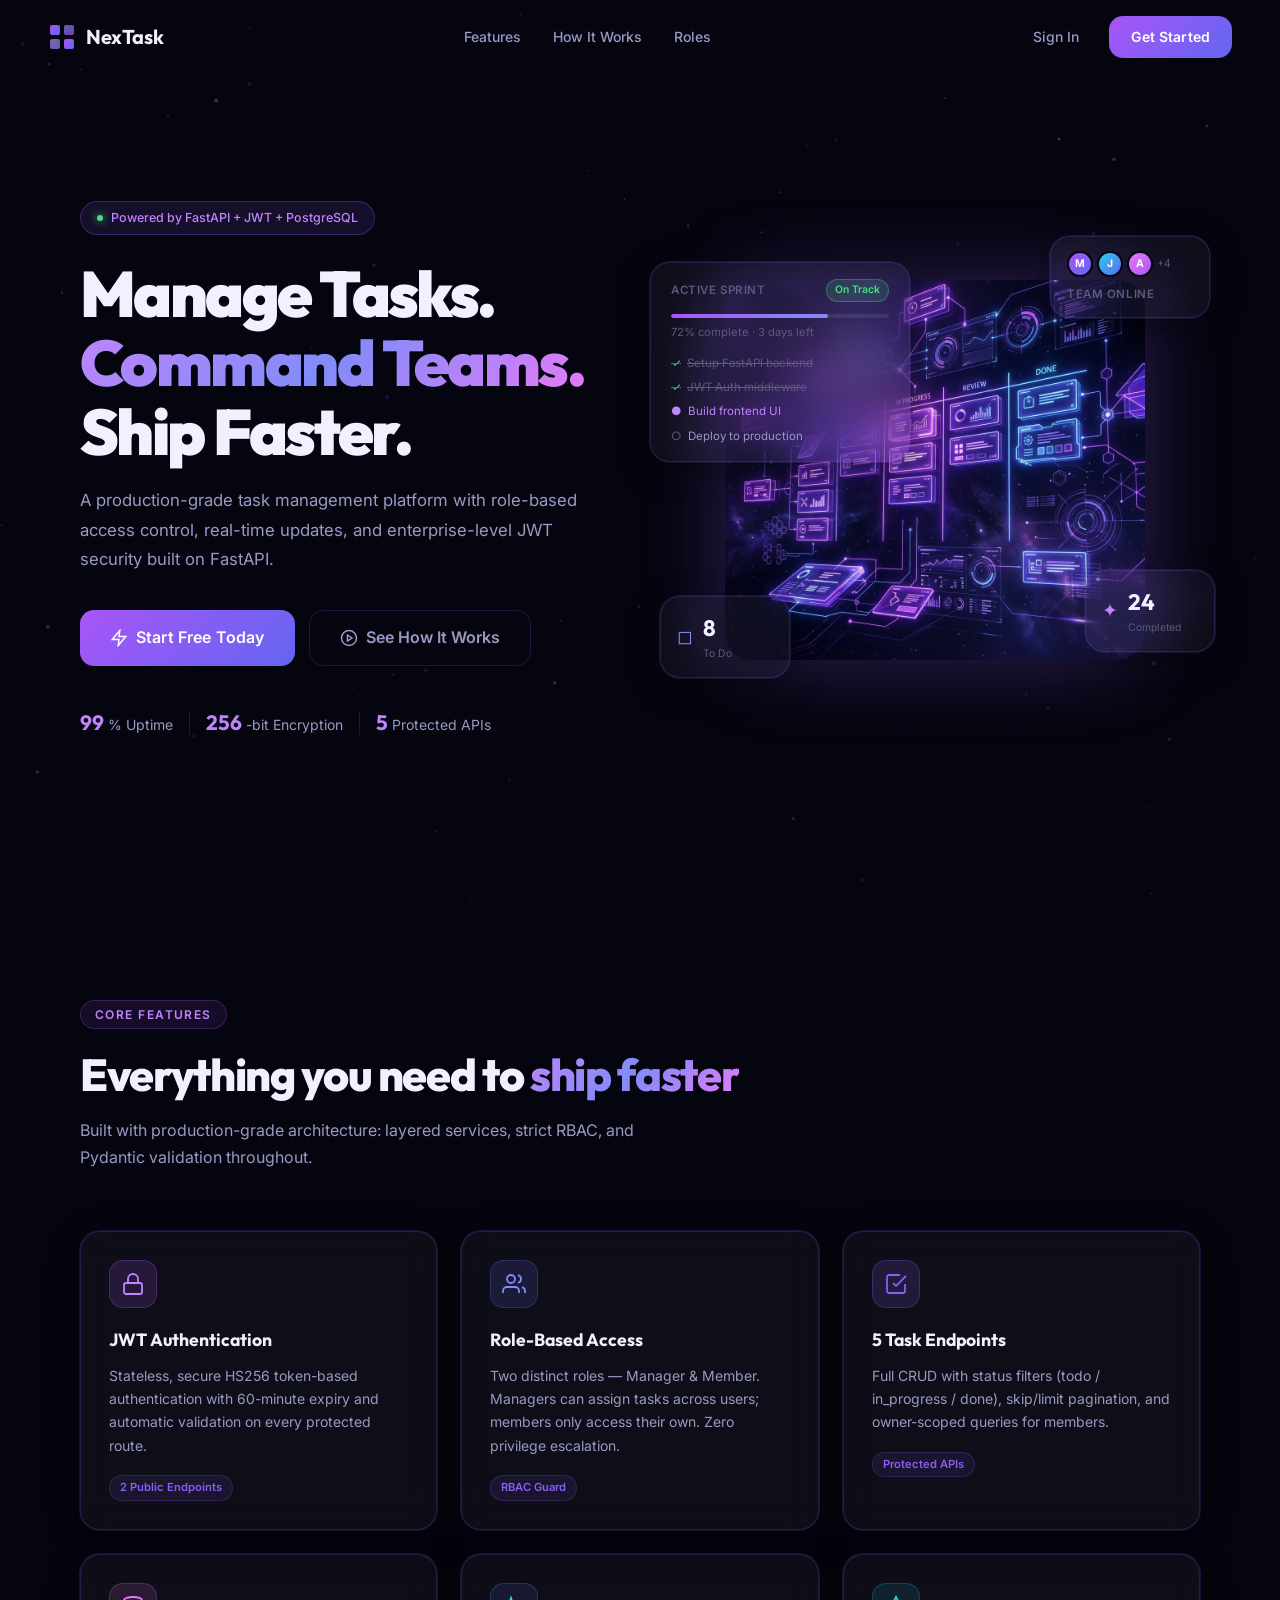
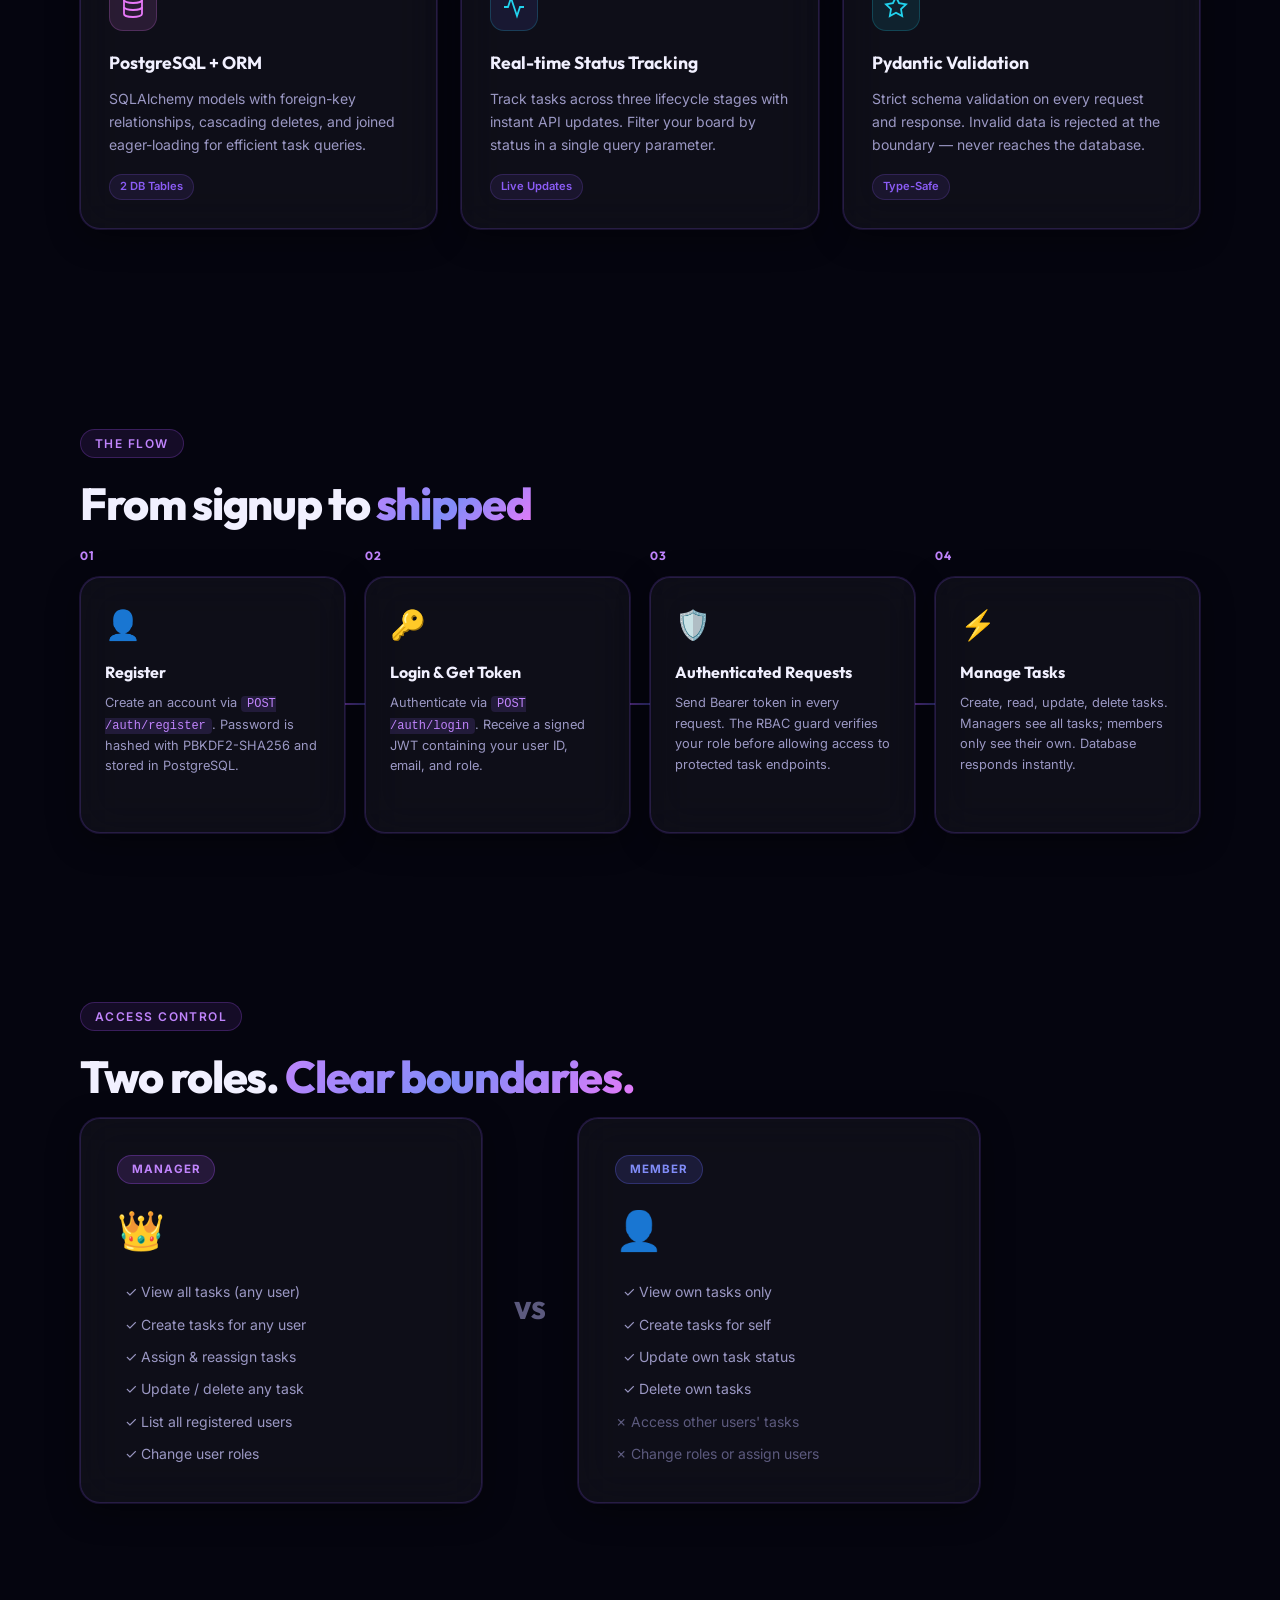
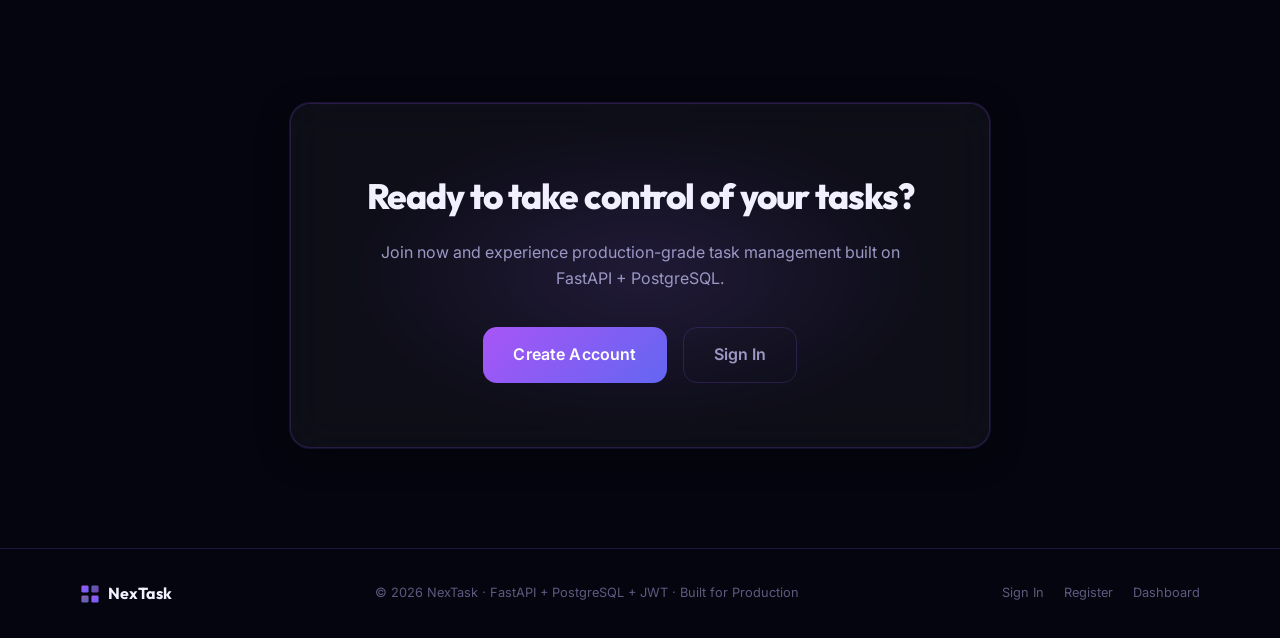
<file: static/index.html>
<!DOCTYPE html>
<html lang="en">
<head>
  <meta charset="UTF-8"/>
  <meta name="viewport" content="width=device-width, initial-scale=1.0"/>
  <title>NexTask — Intelligent Task Management</title>
  <meta name="description" content="NexTask is a role-based intelligent task management platform powered by FastAPI and JWT authentication."/>
  <link href="https://fonts.googleapis.com/css2?family=Inter:wght@300;400;500;600;700;800;900&family=Outfit:wght@300;400;600;700;900&display=swap" rel="stylesheet"/>
  <link rel="stylesheet" href="css/main.css"/>
</head>
<body class="landing-page">

  <!-- Animated particle canvas -->
  <canvas id="particleCanvas"></canvas>

  <!-- Navigation -->
  <nav class="navbar" id="navbar">
    <div class="nav-brand">
      <div class="brand-icon">
        <svg width="28" height="28" viewBox="0 0 28 28" fill="none">
          <rect x="2" y="2" width="10" height="10" rx="2" fill="url(#g1)"/>
          <rect x="16" y="2" width="10" height="10" rx="2" fill="url(#g2)" opacity="0.7"/>
          <rect x="2" y="16" width="10" height="10" rx="2" fill="url(#g3)" opacity="0.7"/>
          <rect x="16" y="16" width="10" height="10" rx="2" fill="url(#g1)"/>
          <defs>
            <linearGradient id="g1" x1="0" y1="0" x2="1" y2="1"><stop stop-color="#a855f7"/><stop offset="1" stop-color="#6366f1"/></linearGradient>
            <linearGradient id="g2" x1="0" y1="0" x2="1" y2="1"><stop stop-color="#818cf8"/><stop offset="1" stop-color="#a855f7"/></linearGradient>
            <linearGradient id="g3" x1="0" y1="0" x2="1" y2="1"><stop stop-color="#c084fc"/><stop offset="1" stop-color="#818cf8"/></linearGradient>
          </defs>
        </svg>
      </div>
      <span class="brand-name">NexTask</span>
    </div>
    <div class="nav-links">
      <a href="#features">Features</a>
      <a href="#how-it-works">How It Works</a>
      <a href="#roles">Roles</a>
    </div>
    <div class="nav-actions">
      <a href="/login" class="btn-ghost">Sign In</a>
      <a href="/register" class="btn-primary">Get Started</a>
    </div>
    <button class="nav-hamburger" id="navHamburger" aria-label="Toggle menu">
      <span></span><span></span><span></span>
    </button>
  </nav>

  <!-- Hero Section -->
  <section class="hero">
    <div class="hero-content">
      <div class="hero-badge">
        <span class="badge-dot"></span>
        <span>Powered by FastAPI + JWT + PostgreSQL</span>
      </div>
      <h1 class="hero-title">
        Manage Tasks.<br/>
        <span class="gradient-text">Command Teams.</span><br/>
        Ship Faster.
      </h1>
      <p class="hero-desc">
        A production-grade task management platform with role-based access control,
        real-time updates, and enterprise-level JWT security built on FastAPI.
      </p>
      <div class="hero-cta">
        <a href="/register" class="btn-primary btn-lg">
          <svg width="18" height="18" viewBox="0 0 24 24" fill="none" stroke="currentColor" stroke-width="2"><path d="M13 2L3 14h9l-1 8 10-12h-9l1-8z"/></svg>
          Start Free Today
        </a>
        <a href="#how-it-works" class="btn-outline btn-lg">
          <svg width="18" height="18" viewBox="0 0 24 24" fill="none" stroke="currentColor" stroke-width="2"><circle cx="12" cy="12" r="10"/><polygon points="10,8 16,12 10,16"/></svg>
          See How It Works
        </a>
      </div>
      <div class="hero-stats">
        <div class="stat-pill"><span class="stat-num" data-count="99">0</span><span>% Uptime</span></div>
        <div class="stat-divider"></div>
        <div class="stat-pill"><span class="stat-num" data-count="256">0</span><span>-bit Encryption</span></div>
        <div class="stat-divider"></div>
        <div class="stat-pill"><span class="stat-num" data-count="5">0</span><span> Protected APIs</span></div>
      </div>
    </div>
    <div class="hero-visual">
      <div class="hero-card-stack">
        <!-- Floating Dashboard Preview Cards -->
        <div class="float-card card-main glass-card">
          <div class="card-header-row">
            <span class="card-label">Active Sprint</span>
            <span class="badge-green">On Track</span>
          </div>
          <div class="task-progress-bar">
            <div class="progress-fill" style="width:72%"></div>
          </div>
          <div class="card-meta">72% complete · 3 days left</div>
          <div class="task-mini-list">
            <div class="task-mini done"><span class="check-icon">✓</span> Setup FastAPI backend</div>
            <div class="task-mini done"><span class="check-icon">✓</span> JWT Auth middleware</div>
            <div class="task-mini active"><span class="dot-icon">●</span> Build frontend UI</div>
            <div class="task-mini"><span class="dot-grey">○</span> Deploy to production</div>
          </div>
        </div>
        <div class="float-card card-top-right glass-card">
          <div class="avatar-row">
            <div class="avatar av1">M</div>
            <div class="avatar av2">J</div>
            <div class="avatar av3">A</div>
            <span class="avatar-count">+4</span>
          </div>
          <div class="card-label">Team Online</div>
        </div>
        <div class="float-card card-bottom-left glass-card">
          <div class="mini-stat-row">
            <span class="mini-stat-icon todo-icon">◻</span>
            <div>
              <div class="mini-stat-val">8</div>
              <div class="mini-stat-lbl">To Do</div>
            </div>
          </div>
        </div>
        <div class="float-card card-bottom-right glass-card">
          <div class="mini-stat-row">
            <span class="mini-stat-icon done-icon">✦</span>
            <div>
              <div class="mini-stat-val">24</div>
              <div class="mini-stat-lbl">Completed</div>
            </div>
          </div>
        </div>
        <!-- Image -->
        <div class="hero-img-wrap">
          <img src="assets/hero.png" alt="Task visualization" class="hero-img"/>
          <div class="hero-img-glow"></div>
        </div>
      </div>
    </div>
  </section>

  <!-- Features Section -->
  <section class="features-section" id="features">
    <div class="section-tag">Core Features</div>
    <h2 class="section-title">Everything you need to <span class="gradient-text">ship faster</span></h2>
    <p class="section-desc">Built with production-grade architecture: layered services, strict RBAC, and Pydantic validation throughout.</p>
    <div class="features-grid">
      <div class="feature-card glass-card" data-aos="fade-up">
        <div class="feature-icon icon-purple">
          <svg width="24" height="24" viewBox="0 0 24 24" fill="none" stroke="currentColor" stroke-width="1.8"><rect x="3" y="11" width="18" height="11" rx="2"/><path d="M7 11V7a5 5 0 0110 0v4"/></svg>
        </div>
        <h3>JWT Authentication</h3>
        <p>Stateless, secure HS256 token-based authentication with 60-minute expiry and automatic validation on every protected route.</p>
        <div class="feature-tag">2 Public Endpoints</div>
      </div>
      <div class="feature-card glass-card" data-aos="fade-up" data-delay="100">
        <div class="feature-icon icon-indigo">
          <svg width="24" height="24" viewBox="0 0 24 24" fill="none" stroke="currentColor" stroke-width="1.8"><path d="M17 21v-2a4 4 0 00-4-4H5a4 4 0 00-4 4v2"/><circle cx="9" cy="7" r="4"/><path d="M23 21v-2a4 4 0 00-3-3.87M16 3.13a4 4 0 010 7.75"/></svg>
        </div>
        <h3>Role-Based Access</h3>
        <p>Two distinct roles — Manager & Member. Managers can assign tasks across users; members only access their own. Zero privilege escalation.</p>
        <div class="feature-tag">RBAC Guard</div>
      </div>
      <div class="feature-card glass-card" data-aos="fade-up" data-delay="200">
        <div class="feature-icon icon-violet">
          <svg width="24" height="24" viewBox="0 0 24 24" fill="none" stroke="currentColor" stroke-width="1.8"><path d="M9 11l3 3L22 4"/><path d="M21 12v7a2 2 0 01-2 2H5a2 2 0 01-2-2V5a2 2 0 012-2h11"/></svg>
        </div>
        <h3>5 Task Endpoints</h3>
        <p>Full CRUD with status filters (todo / in_progress / done), skip/limit pagination, and owner-scoped queries for members.</p>
        <div class="feature-tag">Protected APIs</div>
      </div>
      <div class="feature-card glass-card" data-aos="fade-up" data-delay="300">
        <div class="feature-icon icon-fuchsia">
          <svg width="24" height="24" viewBox="0 0 24 24" fill="none" stroke="currentColor" stroke-width="1.8"><ellipse cx="12" cy="5" rx="9" ry="3"/><path d="M21 12c0 1.66-4 3-9 3s-9-1.34-9-3"/><path d="M3 5v14c0 1.66 4 3 9 3s9-1.34 9-3V5"/></svg>
        </div>
        <h3>PostgreSQL + ORM</h3>
        <p>SQLAlchemy models with foreign-key relationships, cascading deletes, and joined eager-loading for efficient task queries.</p>
        <div class="feature-tag">2 DB Tables</div>
      </div>
      <div class="feature-card glass-card" data-aos="fade-up" data-delay="400">
        <div class="feature-icon icon-blue">
          <svg width="24" height="24" viewBox="0 0 24 24" fill="none" stroke="currentColor" stroke-width="1.8"><polyline points="22 12 18 12 15 21 9 3 6 12 2 12"/></svg>
        </div>
        <h3>Real-time Status Tracking</h3>
        <p>Track tasks across three lifecycle stages with instant API updates. Filter your board by status in a single query parameter.</p>
        <div class="feature-tag">Live Updates</div>
      </div>
      <div class="feature-card glass-card" data-aos="fade-up" data-delay="500">
        <div class="feature-icon icon-cyan">
          <svg width="24" height="24" viewBox="0 0 24 24" fill="none" stroke="currentColor" stroke-width="1.8"><path d="M12 2l3.09 6.26L22 9.27l-5 4.87 1.18 6.88L12 17.77l-6.18 3.25L7 14.14 2 9.27l6.91-1.01L12 2z"/></svg>
        </div>
        <h3>Pydantic Validation</h3>
        <p>Strict schema validation on every request and response. Invalid data is rejected at the boundary — never reaches the database.</p>
        <div class="feature-tag">Type-Safe</div>
      </div>
    </div>
  </section>

  <!-- How It Works -->
  <section class="how-section" id="how-it-works">
    <div class="section-tag">The Flow</div>
    <h2 class="section-title">From signup to <span class="gradient-text">shipped</span></h2>
    <div class="flow-steps">
      <div class="flow-step">
        <div class="step-num">01</div>
        <div class="step-content glass-card">
          <div class="step-icon">👤</div>
          <h3>Register</h3>
          <p>Create an account via <code>POST /auth/register</code>. Password is hashed with PBKDF2-SHA256 and stored in PostgreSQL.</p>
        </div>
      </div>
      <div class="flow-connector"><div class="connector-line"></div></div>
      <div class="flow-step">
        <div class="step-num">02</div>
        <div class="step-content glass-card">
          <div class="step-icon">🔑</div>
          <h3>Login & Get Token</h3>
          <p>Authenticate via <code>POST /auth/login</code>. Receive a signed JWT containing your user ID, email, and role.</p>
        </div>
      </div>
      <div class="flow-connector"><div class="connector-line"></div></div>
      <div class="flow-step">
        <div class="step-num">03</div>
        <div class="step-content glass-card">
          <div class="step-icon">🛡️</div>
          <h3>Authenticated Requests</h3>
          <p>Send Bearer token in every request. The RBAC guard verifies your role before allowing access to protected task endpoints.</p>
        </div>
      </div>
      <div class="flow-connector"><div class="connector-line"></div></div>
      <div class="flow-step">
        <div class="step-num">04</div>
        <div class="step-content glass-card">
          <div class="step-icon">⚡</div>
          <h3>Manage Tasks</h3>
          <p>Create, read, update, delete tasks. Managers see all tasks; members only see their own. Database responds instantly.</p>
        </div>
      </div>
    </div>
  </section>

  <!-- Roles Section -->
  <section class="roles-section" id="roles">
    <div class="section-tag">Access Control</div>
    <h2 class="section-title">Two roles. <span class="gradient-text">Clear boundaries.</span></h2>
    <div class="roles-grid">
      <div class="role-card glass-card role-manager">
        <div class="role-badge manager-badge">Manager</div>
        <div class="role-icon">👑</div>
        <ul class="role-perms">
          <li class="perm-allowed">✓ View all tasks (any user)</li>
          <li class="perm-allowed">✓ Create tasks for any user</li>
          <li class="perm-allowed">✓ Assign & reassign tasks</li>
          <li class="perm-allowed">✓ Update / delete any task</li>
          <li class="perm-allowed">✓ List all registered users</li>
          <li class="perm-allowed">✓ Change user roles</li>
        </ul>
      </div>
      <div class="role-vs">VS</div>
      <div class="role-card glass-card role-member">
        <div class="role-badge member-badge">Member</div>
        <div class="role-icon">👤</div>
        <ul class="role-perms">
          <li class="perm-allowed">✓ View own tasks only</li>
          <li class="perm-allowed">✓ Create tasks for self</li>
          <li class="perm-allowed">✓ Update own task status</li>
          <li class="perm-allowed">✓ Delete own tasks</li>
          <li class="perm-denied">✗ Access other users' tasks</li>
          <li class="perm-denied">✗ Change roles or assign users</li>
        </ul>
      </div>
    </div>
  </section>

  <!-- CTA Banner -->
  <section class="cta-section">
    <div class="cta-glow"></div>
    <div class="cta-content glass-card">
      <h2>Ready to take control of your tasks?</h2>
      <p>Join now and experience production-grade task management built on FastAPI + PostgreSQL.</p>
      <div class="cta-buttons">
        <a href="/register" class="btn-primary btn-lg">Create Account</a>
        <a href="/login" class="btn-outline btn-lg">Sign In</a>
      </div>
    </div>
  </section>

  <!-- Footer -->
  <footer class="footer">
    <div class="footer-brand">
      <div class="brand-icon small">
        <svg width="20" height="20" viewBox="0 0 28 28" fill="none">
          <rect x="2" y="2" width="10" height="10" rx="2" fill="url(#fg1)"/>
          <rect x="16" y="2" width="10" height="10" rx="2" fill="url(#fg2)" opacity="0.7"/>
          <rect x="2" y="16" width="10" height="10" rx="2" fill="url(#fg3)" opacity="0.7"/>
          <rect x="16" y="16" width="10" height="10" rx="2" fill="url(#fg1)"/>
          <defs>
            <linearGradient id="fg1" x1="0" y1="0" x2="1" y2="1"><stop stop-color="#a855f7"/><stop offset="1" stop-color="#6366f1"/></linearGradient>
            <linearGradient id="fg2" x1="0" y1="0" x2="1" y2="1"><stop stop-color="#818cf8"/><stop offset="1" stop-color="#a855f7"/></linearGradient>
            <linearGradient id="fg3" x1="0" y1="0" x2="1" y2="1"><stop stop-color="#c084fc"/><stop offset="1" stop-color="#818cf8"/></linearGradient>
          </defs>
        </svg>
      </div>
      <span>NexTask</span>
    </div>
    <p class="footer-copy">© 2026 NexTask · FastAPI + PostgreSQL + JWT · Built for Production</p>
    <div class="footer-links">
      <a href="/login">Sign In</a>
      <a href="/register">Register</a>
      <a href="/dashboard">Dashboard</a>
    </div>
  </footer>

  <script src="js/main.js"></script>
</body>
</html>
</file>
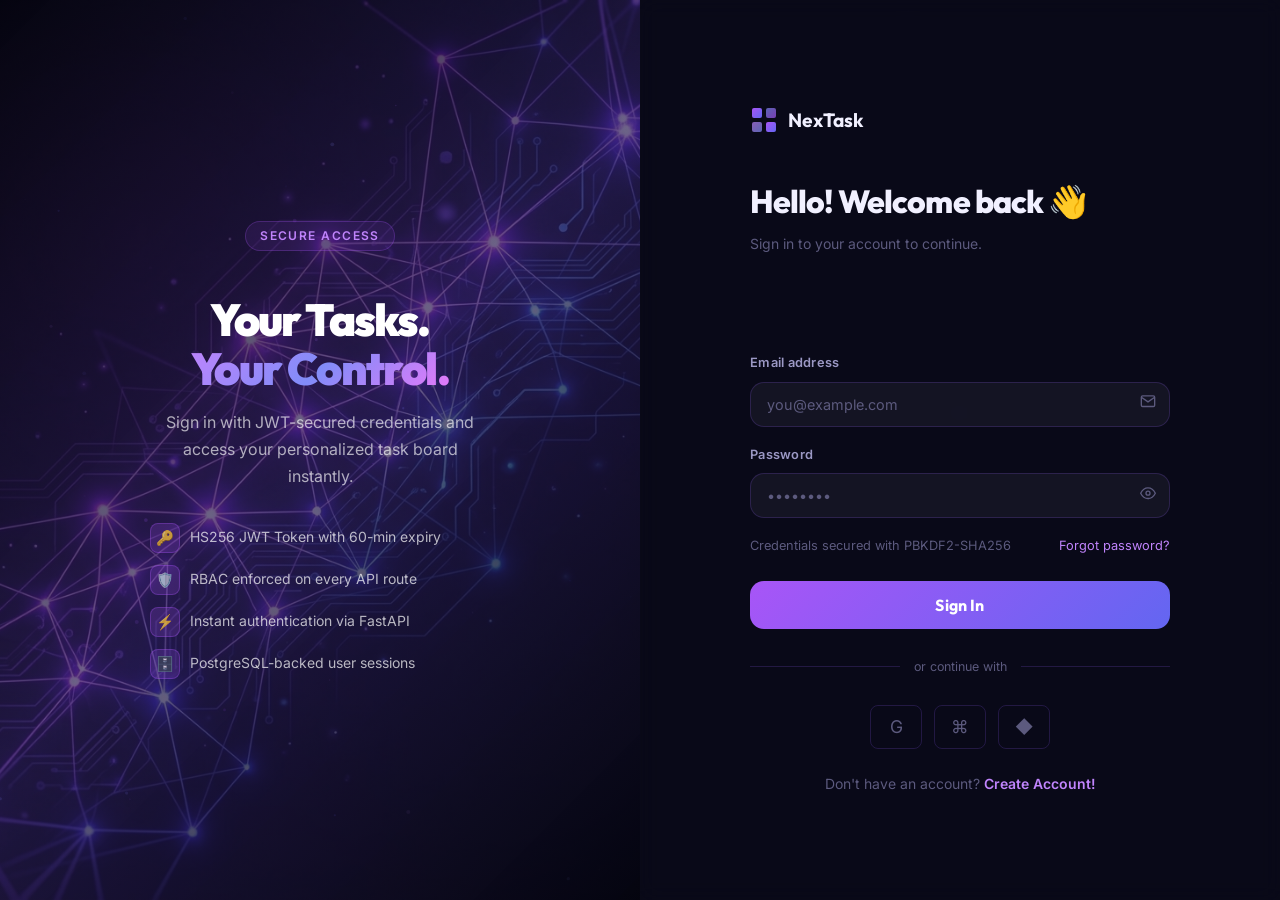
<file: static/dashboard.html>
<!DOCTYPE html>
<html lang="en">
<head>
  <meta charset="UTF-8"/>
  <meta name="viewport" content="width=device-width, initial-scale=1.0"/>
  <title>Dashboard — NexTask</title>
  <meta name="description" content="NexTask Dashboard: manage tasks, view team progress, and control your workflow."/>
  <link href="https://fonts.googleapis.com/css2?family=Inter:wght@300;400;500;600;700;800;900&family=Outfit:wght@300;400;600;700;900&display=swap" rel="stylesheet"/>
  <link rel="stylesheet" href="css/main.css?v=4"/>

</head>
<body class="dashboard-layout" id="dashboardPage">
  <canvas id="particleCanvas"></canvas>

  <!-- ─── Sidebar ─── -->
  <aside class="sidebar" id="sidebar">
    <div class="sidebar-logo">
      <svg width="26" height="26" viewBox="0 0 28 28" fill="none">
        <rect x="2" y="2" width="10" height="10" rx="2" fill="url(#dg1)"/>
        <rect x="16" y="2" width="10" height="10" rx="2" fill="url(#dg2)" opacity="0.7"/>
        <rect x="2" y="16" width="10" height="10" rx="2" fill="url(#dg3)" opacity="0.7"/>
        <rect x="16" y="16" width="10" height="10" rx="2" fill="url(#dg1)"/>
        <defs>
          <linearGradient id="dg1" x1="0" y1="0" x2="1" y2="1"><stop stop-color="#a855f7"/><stop offset="1" stop-color="#6366f1"/></linearGradient>
          <linearGradient id="dg2" x1="0" y1="0" x2="1" y2="1"><stop stop-color="#818cf8"/><stop offset="1" stop-color="#a855f7"/></linearGradient>
          <linearGradient id="dg3" x1="0" y1="0" x2="1" y2="1"><stop stop-color="#c084fc"/><stop offset="1" stop-color="#818cf8"/></linearGradient>
        </defs>
      </svg>
      NexTask
    </div>

    <nav class="sidebar-nav">
      <div class="sidebar-section-label">Menu</div>
      <a href="/dashboard" class="sidebar-link active" id="nav-dashboard">
        <svg width="18" height="18" viewBox="0 0 24 24" fill="none" stroke="currentColor" stroke-width="1.8"><rect x="3" y="3" width="7" height="7"/><rect x="14" y="3" width="7" height="7"/><rect x="14" y="14" width="7" height="7"/><rect x="3" y="14" width="7" height="7"/></svg>
        Dashboard
      </a>
      <a href="/tasks-ui" class="sidebar-link" id="nav-tasks">
        <svg width="18" height="18" viewBox="0 0 24 24" fill="none" stroke="currentColor" stroke-width="1.8"><path d="M9 11l3 3L22 4"/><path d="M21 12v7a2 2 0 01-2 2H5a2 2 0 01-2-2V5a2 2 0 012-2h11"/></svg>
        My Tasks
        <span class="link-badge" id="taskCountBadge">0</span>
      </a>

      <div class="sidebar-section-label manager-only" style="display:none;">Manager</div>
      <a href="#" class="sidebar-link manager-only" id="nav-users" style="display:none;" onclick="loadUsersPanel()">
        <svg width="18" height="18" viewBox="0 0 24 24" fill="none" stroke="currentColor" stroke-width="1.8"><path d="M17 21v-2a4 4 0 00-4-4H5a4 4 0 00-4 4v2"/><circle cx="9" cy="7" r="4"/><path d="M23 21v-2a4 4 0 00-3-3.87M16 3.13a4 4 0 010 7.75"/></svg>
        Team Members
      </a>

    </nav>

    <div class="sidebar-user" id="sidebarUser">
      <div class="user-avatar-lg" id="sidebarAvatar">?</div>
      <div class="user-info">
        <div class="user-email" id="sidebarEmail">Loading...</div>
        <div class="user-role-badge" id="sidebarRole">—</div>
      </div>
      <button class="sidebar-logout" id="logoutBtn" title="Sign out">
        <svg width="16" height="16" viewBox="0 0 24 24" fill="none" stroke="currentColor" stroke-width="1.8"><path d="M9 21H5a2 2 0 01-2-2V5a2 2 0 012-2h4"/><polyline points="16 17 21 12 16 7"/><line x1="21" y1="12" x2="9" y2="12"/></svg>
      </button>
    </div>
  </aside>

  <!-- ─── Main Content ─── -->
  <main class="main-content">

    <!-- Sticky Top Bar -->
    <div class="top-bar">
      <div class="top-bar-title">
        <h1>Dashboard</h1>
        <p id="welcomeMsg">Welcome back! Here's your overview.</p>
      </div>
      <div class="top-bar-actions">
        <button class="btn-primary" id="openCreateTaskBtn" onclick="openCreateModal()">
          <svg width="15" height="15" viewBox="0 0 24 24" fill="none" stroke="currentColor" stroke-width="2.5"><line x1="12" y1="5" x2="12" y2="19"/><line x1="5" y1="12" x2="19" y2="12"/></svg>
          New Task
        </button>
      </div>
    </div>

    <!-- Page Body -->
    <div class="page-body">

      <!-- Stats Row -->
      <div class="stats-row" id="statsRow">

        <!-- Total Tasks -->
        <div class="stat-card">
          <div class="stat-card-inner">
            <div class="stat-card-top">
              <div class="stat-card-label">Total Tasks</div>
              <div class="stat-card-icon sci-purple">
                <svg width="16" height="16" viewBox="0 0 24 24" fill="none" stroke="#a855f7" stroke-width="2"><rect x="3" y="3" width="7" height="7"/><rect x="14" y="3" width="7" height="7"/><rect x="14" y="14" width="7" height="7"/><rect x="3" y="14" width="7" height="7"/></svg>
              </div>
            </div>
            <div class="stat-card-value stat-val-purple" id="statTotal">—</div>
            <div class="stat-card-delta">All assigned to you</div>
          </div>
          <div class="stat-card-accent sca-purple"></div>
        </div>

        <!-- To Do -->
        <div class="stat-card">
          <div class="stat-card-inner">
            <div class="stat-card-top">
              <div class="stat-card-label">To Do</div>
              <div class="stat-card-icon sci-indigo">
                <svg width="16" height="16" viewBox="0 0 24 24" fill="none" stroke="#818cf8" stroke-width="2"><circle cx="12" cy="12" r="10"/><line x1="12" y1="8" x2="12" y2="16"/><line x1="8" y1="12" x2="16" y2="12"/></svg>
              </div>
            </div>
            <div class="stat-card-value stat-val-indigo" id="statTodo">—</div>
            <div class="stat-card-delta">Pending action</div>
          </div>
          <div class="stat-card-accent sca-indigo"></div>
        </div>

        <!-- In Progress -->
        <div class="stat-card">
          <div class="stat-card-inner">
            <div class="stat-card-top">
              <div class="stat-card-label">In Progress</div>
              <div class="stat-card-icon sci-fuchsia">
                <svg width="16" height="16" viewBox="0 0 24 24" fill="none" stroke="#e879f9" stroke-width="2"><path d="M12 22c5.523 0 10-4.477 10-10S17.523 2 12 2"/><path d="M12 2v4M12 18v4M4.93 4.93l2.83 2.83M16.24 16.24l2.83 2.83"/></svg>
              </div>
            </div>
            <div class="stat-card-value stat-val-fuchsia" id="statProgress">—</div>
            <div class="stat-card-delta">Active right now</div>
          </div>
          <div class="stat-card-accent sca-fuchsia"></div>
        </div>

        <!-- Completed -->
        <div class="stat-card">
          <div class="stat-card-inner">
            <div class="stat-card-top">
              <div class="stat-card-label">Completed</div>
              <div class="stat-card-icon sci-green">
                <svg width="16" height="16" viewBox="0 0 24 24" fill="none" stroke="#4ade80" stroke-width="2"><path d="M22 11.08V12a10 10 0 11-5.93-9.14"/><polyline points="22 4 12 14.01 9 11.01"/></svg>
              </div>
            </div>
            <div class="stat-card-value stat-val-green" id="statDone">—</div>
            <div class="stat-card-delta" id="statDonePercent">Great work!</div>
          </div>
          <div class="stat-card-accent sca-green"></div>
        </div>

      </div><!-- /stats-row -->

      <!-- Sprint Progress Card -->
      <div class="section-card">
        <div class="section-card-header">
          <div class="section-card-title">
            <div class="section-card-title-dot"></div>
            Sprint Progress
          </div>
          <div class="progress-meta">
            <span>Completion</span>
            <span class="progress-pct" id="progressPercent">0%</span>
          </div>
        </div>
        <div class="section-card-body">
          <div class="progress-track">
            <div class="progress-fill-bar" id="sprintProgressBar" style="width:0%;"></div>
          </div>
          <div class="progress-legend">
            <div class="legend-item">
              <div class="legend-dot" style="background:var(--indigo-400);"></div>
              To Do
            </div>
            <div class="legend-item">
              <div class="legend-dot" style="background:#facc15;"></div>
              In Progress
            </div>
            <div class="legend-item">
              <div class="legend-dot" style="background:var(--green-400);"></div>
              Done
            </div>
          </div>
        </div>
      </div>

      <!-- Recent Tasks -->
      <div class="section-card">
        <div class="section-card-header">
          <div class="section-card-title">
            <div class="section-card-title-dot"></div>
            Recent Tasks
          </div>
          <a href="/tasks-ui" class="btn-outline" style="padding:7px 16px;font-size:0.8rem;">View All →</a>
        </div>
        <div class="tasks-table-wrap" id="recentTasksTable" style="border:none;border-radius:0;background:transparent;">
          <table class="tasks-table">
            <thead>
              <tr>
                <th>#</th>
                <th>Title</th>
                <th>Description</th>
                <th>Status</th>
                <th id="ownerColH" style="display:none;">Owner</th>
                <th>Actions</th>
              </tr>
            </thead>
            <tbody id="recentTasksBody">
              <tr><td colspan="6" style="text-align:center;padding:48px;color:var(--text-muted);">Loading tasks…</td></tr>
            </tbody>
          </table>
        </div>
        <div id="recentPagination"></div>
      </div>

      <!-- Users panel (manager only) -->
      <div id="usersPanel" style="display:none;">
        <div class="section-card">
          <div class="section-card-header">
            <div class="section-card-title">
              <div class="section-card-title-dot"></div>
              Team Members
            </div>
          </div>
          <div class="tasks-table-wrap" style="border:none;border-radius:0;background:transparent;">
            <table class="tasks-table">
              <thead>
                <tr><th>ID</th><th>Email</th><th>Role</th><th>Actions</th></tr>
              </thead>
              <tbody id="usersTableBody">
                <tr><td colspan="4" style="text-align:center;padding:40px;color:var(--text-muted);">Loading…</td></tr>
              </tbody>
            </table>
          </div>
        </div>
      </div>

    </div><!-- /page-body -->
  </main>

  <!-- ─── Create/Edit Task Modal ─── -->
  <div class="modal-overlay" id="taskModal">
    <div class="modal">
      <div class="modal-header">
        <div class="modal-title" id="modalTitle">New Task</div>
        <button class="modal-close" onclick="closeModal()" id="closeModalBtn">✕</button>
      </div>
      <form id="taskForm">
        <input type="hidden" id="editTaskId"/>
        <div class="form-group">
          <label class="form-label" for="taskTitle">Task Title *</label>
          <input type="text" id="taskTitle" class="form-input" placeholder="e.g. Design the login page" required/>
        </div>
        <div class="form-group">
          <label class="form-label" for="taskDesc">Description</label>
          <textarea id="taskDesc" class="form-input" placeholder="Optional details…" rows="3" style="resize:vertical;"></textarea>
        </div>
        <div class="form-group">
          <label class="form-label" for="taskStatus">Status</label>
          <div style="position:relative;">
            <select id="taskStatus" class="form-select">
              <option value="todo">◻ To Do</option>
              <option value="in_progress">● In Progress</option>
              <option value="done">✓ Done</option>
            </select>
            <span style="position:absolute;right:14px;top:50%;transform:translateY(-50%);color:var(--text-muted);pointer-events:none;">▾</span>
          </div>
        </div>
        <div class="form-group manager-field" id="ownerIdField" style="display:none;">
          <label class="form-label" for="taskOwnerId">Assign to User ID <span style="color:var(--text-muted);font-weight:400;">(Manager only)</span></label>
          <input type="number" id="taskOwnerId" class="form-input" placeholder="Leave blank for yourself"/>
        </div>
        <div style="display:flex;gap:12px;margin-top:24px;">
          <button type="submit" class="form-submit" id="taskSubmitBtn" style="flex:1;padding:13px;">
            <span id="taskSubmitLabel">Create Task</span>
          </button>
          <button type="button" class="btn-outline" onclick="closeModal()" style="padding:13px 20px;">Cancel</button>
        </div>
      </form>
    </div>
  </div>

  <div class="toast-container" id="toastContainer"></div>
  <script src="js/main.js?v=4"></script>
  <script src="js/dashboard.js?v=4"></script>
</body>
</html>
</file>
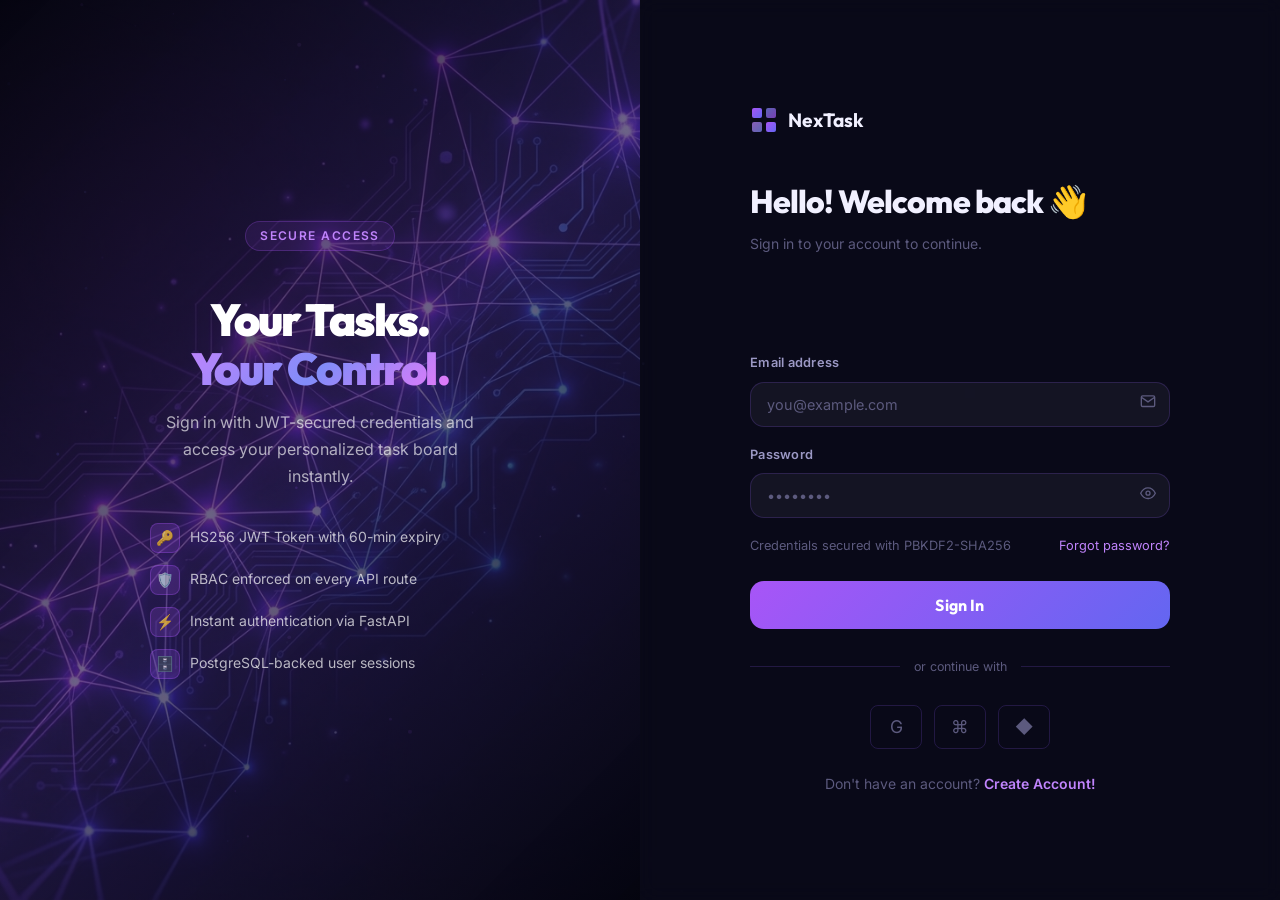
<file: static/login.html>
<!DOCTYPE html>
<html lang="en">
<head>
  <meta charset="UTF-8"/>
  <meta name="viewport" content="width=device-width, initial-scale=1.0"/>
  <title>Sign In — NexTask</title>
  <meta name="description" content="Sign in to NexTask to manage your tasks with role-based access control."/>
  <link href="https://fonts.googleapis.com/css2?family=Inter:wght@300;400;500;600;700;800;900&family=Outfit:wght@300;400;600;700;900&display=swap" rel="stylesheet"/>
  <link rel="stylesheet" href="css/main.css"/>
</head>
<body class="auth-page" id="loginPage">
  <canvas id="particleCanvas"></canvas>

  <!-- Left Visual Panel -->
  <div class="auth-left">
    <img src="assets/auth-side.png" alt="Abstract network visualization" class="auth-left-img"/>
    <div class="auth-left-overlay"></div>
    <div class="auth-left-content">
      <div class="section-tag">Secure Access</div>
      <h2>Your Tasks.<br/><span class="gradient-text">Your Control.</span></h2>
      <p>Sign in with JWT-secured credentials and access your personalized task board instantly.</p>
      <div class="auth-feature-list">
        <div class="auth-feature-item">
          <span class="icon">🔑</span>
          <span>HS256 JWT Token with 60-min expiry</span>
        </div>
        <div class="auth-feature-item">
          <span class="icon">🛡️</span>
          <span>RBAC enforced on every API route</span>
        </div>
        <div class="auth-feature-item">
          <span class="icon">⚡</span>
          <span>Instant authentication via FastAPI</span>
        </div>
        <div class="auth-feature-item">
          <span class="icon">🗄️</span>
          <span>PostgreSQL-backed user sessions</span>
        </div>
      </div>
    </div>
  </div>

  <!-- Right Form Panel -->
  <div class="auth-right">
    <div class="auth-form-wrap">
      <div class="auth-form-logo">
        <svg width="28" height="28" viewBox="0 0 28 28" fill="none">
          <rect x="2" y="2" width="10" height="10" rx="2" fill="url(#lg1)"/>
          <rect x="16" y="2" width="10" height="10" rx="2" fill="url(#lg2)" opacity="0.7"/>
          <rect x="2" y="16" width="10" height="10" rx="2" fill="url(#lg3)" opacity="0.7"/>
          <rect x="16" y="16" width="10" height="10" rx="2" fill="url(#lg1)"/>
          <defs>
            <linearGradient id="lg1" x1="0" y1="0" x2="1" y2="1"><stop stop-color="#a855f7"/><stop offset="1" stop-color="#6366f1"/></linearGradient>
            <linearGradient id="lg2" x1="0" y1="0" x2="1" y2="1"><stop stop-color="#818cf8"/><stop offset="1" stop-color="#a855f7"/></linearGradient>
            <linearGradient id="lg3" x1="0" y1="0" x2="1" y2="1"><stop stop-color="#c084fc"/><stop offset="1" stop-color="#818cf8"/></linearGradient>
          </defs>
        </svg>
        NexTask
      </div>

      <h1 class="auth-form-title">Hello! Welcome back 👋</h1>
      <p class="auth-form-sub">Sign in to your account to continue.</p>

      <!-- Alert box -->
      <div class="alert alert-error" id="loginAlert" role="alert">
        <svg width="16" height="16" viewBox="0 0 24 24" fill="none" stroke="currentColor" stroke-width="2"><circle cx="12" cy="12" r="10"/><line x1="12" y1="8" x2="12" y2="12"/><line x1="12" y1="16" x2="12.01" y2="16"/></svg>
        <span id="loginAlertMsg">Invalid email or password.</span>
      </div>

      <form id="loginForm" novalidate>
        <div class="form-group">
          <label class="form-label" for="loginEmail">Email address</label>
          <div class="form-input-wrap">
            <input type="email" id="loginEmail" class="form-input" placeholder="you@example.com" autocomplete="email" required/>
            <span class="form-input-icon">
              <svg width="16" height="16" viewBox="0 0 24 24" fill="none" stroke="currentColor" stroke-width="2"><path d="M4 4h16c1.1 0 2 .9 2 2v12c0 1.1-.9 2-2 2H4c-1.1 0-2-.9-2-2V6c0-1.1.9-2 2-2z"/><polyline points="22,6 12,13 2,6"/></svg>
            </span>
          </div>
        </div>

        <div class="form-group">
          <label class="form-label" for="loginPassword">Password</label>
          <div class="form-input-wrap">
            <input type="password" id="loginPassword" class="form-input" placeholder="••••••••" autocomplete="current-password" required/>
            <span class="form-input-icon" id="toggleLoginPwd" title="Toggle password visibility">
              <svg id="eyeIcon" width="16" height="16" viewBox="0 0 24 24" fill="none" stroke="currentColor" stroke-width="2"><path d="M1 12s4-8 11-8 11 8 11 8-4 8-11 8-11-8-11-8z"/><circle cx="12" cy="12" r="3"/></svg>
            </span>
          </div>
        </div>

        <div class="form-footer-link">
          <span class="form-remember">Credentials secured with PBKDF2-SHA256</span>
          <a href="#">Forgot password?</a>
        </div>

        <button type="submit" class="form-submit" id="loginBtn">
          <span>Sign In</span>
        </button>
      </form>

      <div class="form-divider">or continue with</div>

      <div style="display:flex;gap:12px;justify-content:center;margin-bottom:8px;">
        <button class="action-btn" style="width:52px;height:44px;font-size:1.1rem;" title="Google (demo)">G</button>
        <button class="action-btn" style="width:52px;height:44px;font-size:1.1rem;" title="Apple (demo)">⌘</button>
        <button class="action-btn" style="width:52px;height:44px;font-size:1.1rem;" title="GitHub (demo)">◆</button>
      </div>

      <div class="auth-switch">
        Don't have an account? <a href="/register">Create Account!</a>
      </div>
    </div>
  </div>

  <div class="toast-container" id="toastContainer"></div>
  <script src="js/main.js"></script>
  <script src="js/auth.js"></script>
</body>
</html>
</file>
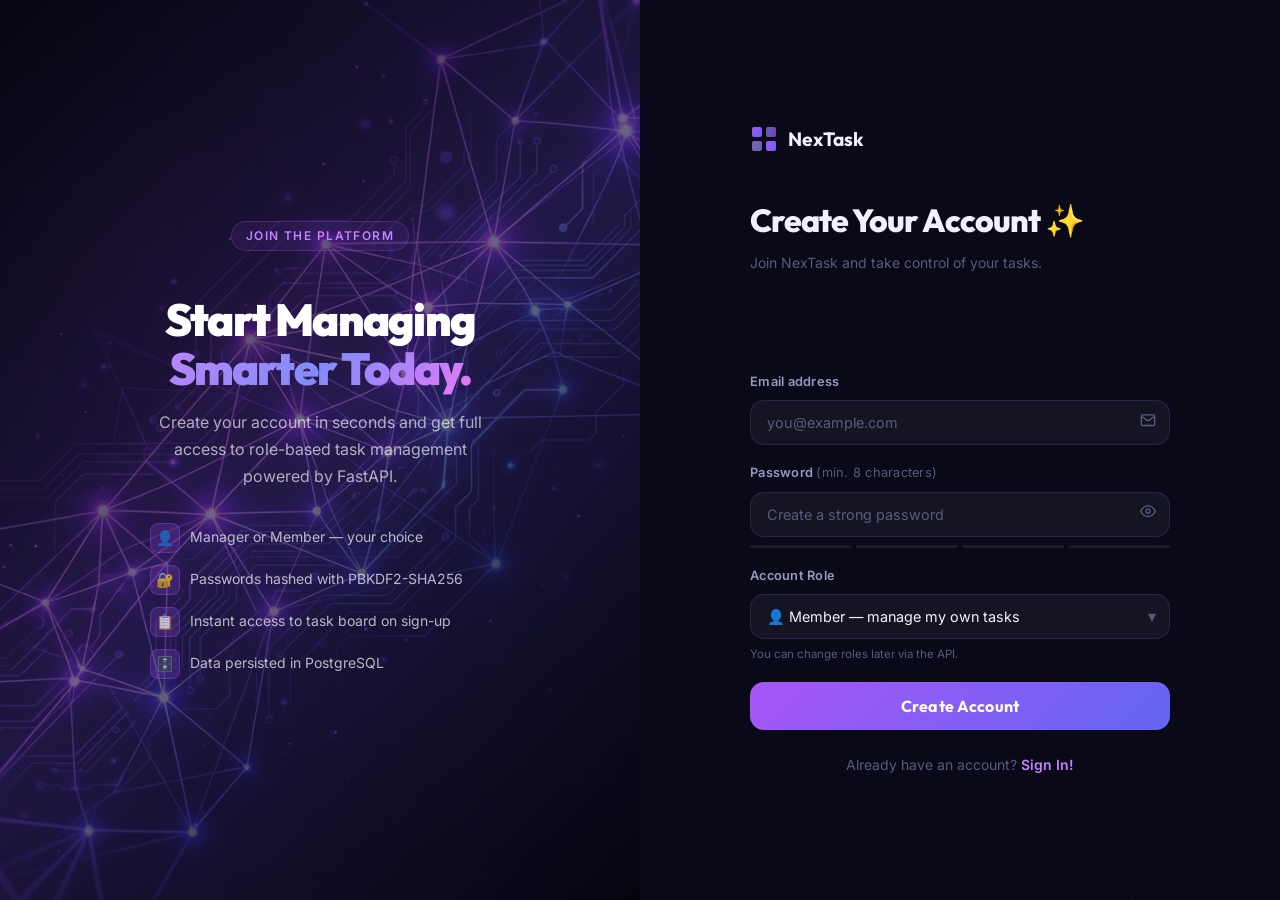
<file: static/register.html>
<!DOCTYPE html>
<html lang="en">
<head>
  <meta charset="UTF-8"/>
  <meta name="viewport" content="width=device-width, initial-scale=1.0"/>
  <title>Create Account — NexTask</title>
  <meta name="description" content="Register a new NexTask account and start managing your team's tasks."/>
  <link href="https://fonts.googleapis.com/css2?family=Inter:wght@300;400;500;600;700;800;900&family=Outfit:wght@300;400;600;700;900&display=swap" rel="stylesheet"/>
  <link rel="stylesheet" href="css/main.css"/>
</head>
<body class="auth-page" id="registerPage">
  <canvas id="particleCanvas"></canvas>

  <!-- Left Visual -->
  <div class="auth-left">
    <img src="assets/auth-side.png" alt="Abstract tech visualization" class="auth-left-img"/>
    <div class="auth-left-overlay"></div>
    <div class="auth-left-content">
      <div class="section-tag">Join the Platform</div>
      <h2>Start Managing<br/><span class="gradient-text">Smarter Today.</span></h2>
      <p>Create your account in seconds and get full access to role-based task management powered by FastAPI.</p>
      <div class="auth-feature-list">
        <div class="auth-feature-item">
          <span class="icon">👤</span>
          <span>Manager or Member — your choice</span>
        </div>
        <div class="auth-feature-item">
          <span class="icon">🔐</span>
          <span>Passwords hashed with PBKDF2-SHA256</span>
        </div>
        <div class="auth-feature-item">
          <span class="icon">📋</span>
          <span>Instant access to task board on sign-up</span>
        </div>
        <div class="auth-feature-item">
          <span class="icon">🗄️</span>
          <span>Data persisted in PostgreSQL</span>
        </div>
      </div>
    </div>
  </div>

  <!-- Right Form -->
  <div class="auth-right">
    <div class="auth-form-wrap">
      <div class="auth-form-logo">
        <svg width="28" height="28" viewBox="0 0 28 28" fill="none">
          <rect x="2" y="2" width="10" height="10" rx="2" fill="url(#rg1)"/>
          <rect x="16" y="2" width="10" height="10" rx="2" fill="url(#rg2)" opacity="0.7"/>
          <rect x="2" y="16" width="10" height="10" rx="2" fill="url(#rg3)" opacity="0.7"/>
          <rect x="16" y="16" width="10" height="10" rx="2" fill="url(#rg1)"/>
          <defs>
            <linearGradient id="rg1" x1="0" y1="0" x2="1" y2="1"><stop stop-color="#a855f7"/><stop offset="1" stop-color="#6366f1"/></linearGradient>
            <linearGradient id="rg2" x1="0" y1="0" x2="1" y2="1"><stop stop-color="#818cf8"/><stop offset="1" stop-color="#a855f7"/></linearGradient>
            <linearGradient id="rg3" x1="0" y1="0" x2="1" y2="1"><stop stop-color="#c084fc"/><stop offset="1" stop-color="#818cf8"/></linearGradient>
          </defs>
        </svg>
        NexTask
      </div>

      <h1 class="auth-form-title">Create Your Account ✨</h1>
      <p class="auth-form-sub">Join NexTask and take control of your tasks.</p>

      <div class="alert alert-error" id="registerAlert" role="alert">
        <svg width="16" height="16" viewBox="0 0 24 24" fill="none" stroke="currentColor" stroke-width="2"><circle cx="12" cy="12" r="10"/><line x1="12" y1="8" x2="12" y2="12"/><line x1="12" y1="16" x2="12.01" y2="16"/></svg>
        <span id="registerAlertMsg">Something went wrong.</span>
      </div>

      <form id="registerForm" novalidate>
        <div class="form-group">
          <label class="form-label" for="regEmail">Email address</label>
          <div class="form-input-wrap">
            <input type="email" id="regEmail" class="form-input" placeholder="you@example.com" autocomplete="email" required/>
            <span class="form-input-icon">
              <svg width="16" height="16" viewBox="0 0 24 24" fill="none" stroke="currentColor" stroke-width="2"><path d="M4 4h16c1.1 0 2 .9 2 2v12c0 1.1-.9 2-2 2H4c-1.1 0-2-.9-2-2V6c0-1.1.9-2 2-2z"/><polyline points="22,6 12,13 2,6"/></svg>
            </span>
          </div>
        </div>

        <div class="form-group">
          <label class="form-label" for="regPassword">Password <span style="color:var(--text-muted);font-weight:400;">(min. 8 characters)</span></label>
          <div class="form-input-wrap">
            <input type="password" id="regPassword" class="form-input" placeholder="Create a strong password" autocomplete="new-password" required minlength="8"/>
            <span class="form-input-icon" id="toggleRegPwd" title="Show/hide password">
              <svg width="16" height="16" viewBox="0 0 24 24" fill="none" stroke="currentColor" stroke-width="2"><path d="M1 12s4-8 11-8 11 8 11 8-4 8-11 8-11-8-11-8z"/><circle cx="12" cy="12" r="3"/></svg>
            </span>
          </div>
          <!-- Password strength bar -->
          <div class="pwd-strength-wrap" style="margin-top:8px;">
            <div style="display:flex;gap:4px;margin-bottom:4px;">
              <div class="pwd-bar" id="pbar1" style="flex:1;height:3px;border-radius:3px;background:rgba(255,255,255,0.08);transition:all 0.3s;"></div>
              <div class="pwd-bar" id="pbar2" style="flex:1;height:3px;border-radius:3px;background:rgba(255,255,255,0.08);transition:all 0.3s;"></div>
              <div class="pwd-bar" id="pbar3" style="flex:1;height:3px;border-radius:3px;background:rgba(255,255,255,0.08);transition:all 0.3s;"></div>
              <div class="pwd-bar" id="pbar4" style="flex:1;height:3px;border-radius:3px;background:rgba(255,255,255,0.08);transition:all 0.3s;"></div>
            </div>
            <span id="pwdStrengthLabel" style="font-size:0.7rem;color:var(--text-muted);"></span>
          </div>
        </div>

        <div class="form-group">
          <label class="form-label" for="regRole">Account Role</label>
          <div style="position:relative;">
            <select id="regRole" class="form-select">
              <option value="member">👤 Member — manage my own tasks</option>
              <option value="manager">👑 Manager — manage team &amp; assign tasks</option>
            </select>
            <span style="position:absolute;right:14px;top:50%;transform:translateY(-50%);color:var(--text-muted);pointer-events:none;">▾</span>
          </div>
          <p style="font-size:0.72rem;color:var(--text-muted);margin-top:6px;">You can change roles later via the API.</p>
        </div>

        <button type="submit" class="form-submit" id="registerBtn">
          <span>Create Account</span>
        </button>
      </form>

      <div class="auth-switch" style="margin-top:24px;">
        Already have an account? <a href="/login">Sign In!</a>
      </div>
    </div>
  </div>

  <div class="toast-container" id="toastContainer"></div>
  <script src="js/main.js"></script>
  <script src="js/auth.js"></script>
</body>
</html>
</file>
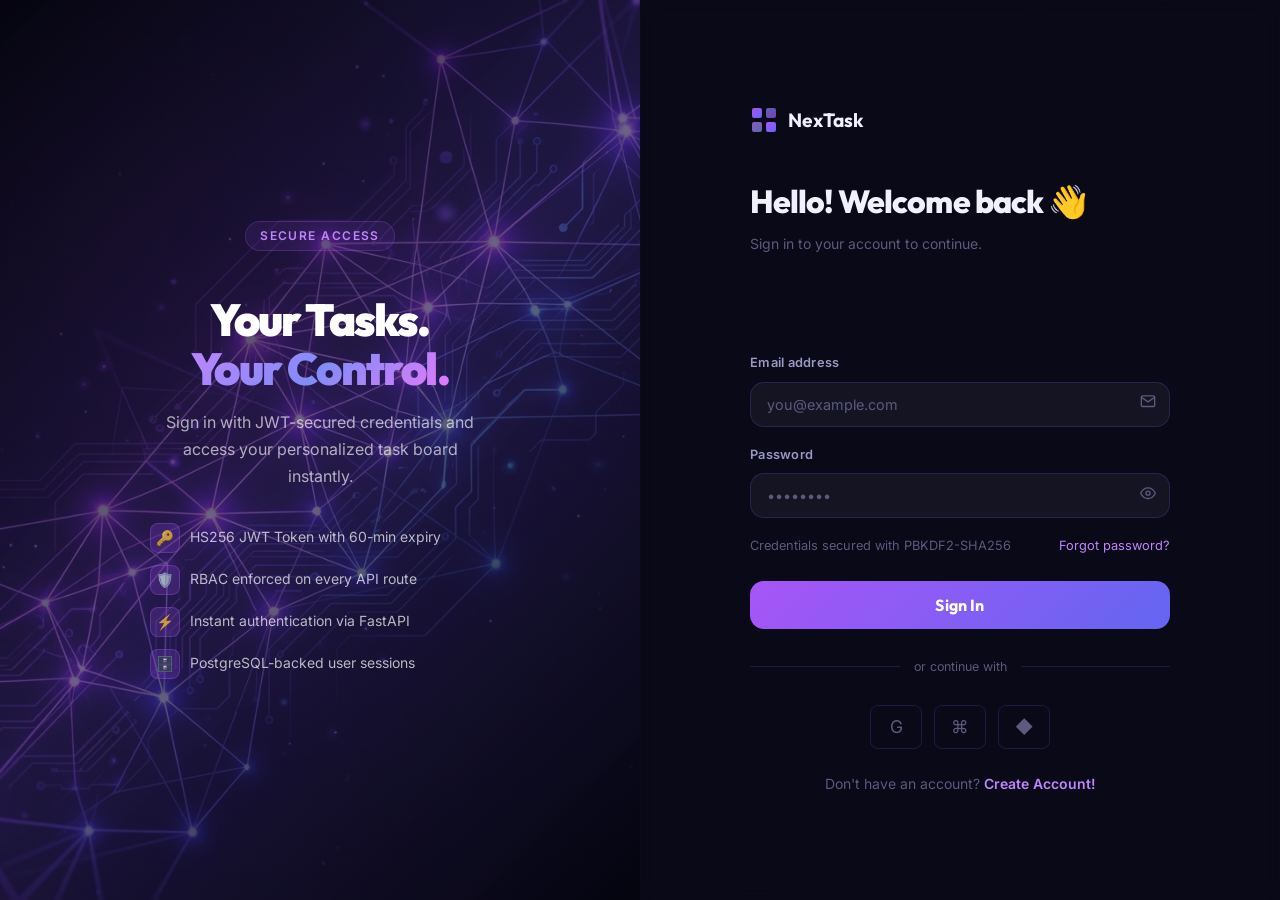
<file: static/tasks.html>
<!DOCTYPE html>
<html lang="en">
<head>
  <meta charset="UTF-8"/>
  <meta name="viewport" content="width=device-width, initial-scale=1.0"/>
  <title>My Tasks — NexTask</title>
  <meta name="description" content="View and manage all your tasks in NexTask. Filter by status, create new tasks, and track progress."/>
  <link href="https://fonts.googleapis.com/css2?family=Inter:wght@300;400;500;600;700;800;900&family=Outfit:wght@300;400;600;700;900&display=swap" rel="stylesheet"/>
  <link rel="stylesheet" href="css/main.css?v=4"/>
</head>
<body class="dashboard-layout" id="tasksPage">
  <canvas id="particleCanvas"></canvas>

  <!-- ─── Sidebar ─── -->
  <aside class="sidebar" id="sidebar">
    <div class="sidebar-logo">
      <svg width="26" height="26" viewBox="0 0 28 28" fill="none">
        <rect x="2" y="2" width="10" height="10" rx="2" fill="url(#tg1)"/>
        <rect x="16" y="2" width="10" height="10" rx="2" fill="url(#tg2)" opacity="0.7"/>
        <rect x="2" y="16" width="10" height="10" rx="2" fill="url(#tg3)" opacity="0.7"/>
        <rect x="16" y="16" width="10" height="10" rx="2" fill="url(#tg1)"/>
        <defs>
          <linearGradient id="tg1" x1="0" y1="0" x2="1" y2="1"><stop stop-color="#a855f7"/><stop offset="1" stop-color="#6366f1"/></linearGradient>
          <linearGradient id="tg2" x1="0" y1="0" x2="1" y2="1"><stop stop-color="#818cf8"/><stop offset="1" stop-color="#a855f7"/></linearGradient>
          <linearGradient id="tg3" x1="0" y1="0" x2="1" y2="1"><stop stop-color="#c084fc"/><stop offset="1" stop-color="#818cf8"/></linearGradient>
        </defs>
      </svg>
      NexTask
    </div>

    <nav class="sidebar-nav">
      <div class="sidebar-section-label">Menu</div>
      <a href="/dashboard" class="sidebar-link" id="nav-dashboard">
        <svg width="18" height="18" viewBox="0 0 24 24" fill="none" stroke="currentColor" stroke-width="1.8"><rect x="3" y="3" width="7" height="7"/><rect x="14" y="3" width="7" height="7"/><rect x="14" y="14" width="7" height="7"/><rect x="3" y="14" width="7" height="7"/></svg>
        Dashboard
      </a>
      <a href="/tasks-ui" class="sidebar-link active" id="nav-tasks">
        <svg width="18" height="18" viewBox="0 0 24 24" fill="none" stroke="currentColor" stroke-width="1.8"><path d="M9 11l3 3L22 4"/><path d="M21 12v7a2 2 0 01-2 2H5a2 2 0 01-2-2V5a2 2 0 012-2h11"/></svg>
        My Tasks
        <span class="link-badge" id="taskCountBadge">0</span>
      </a>

      <div class="sidebar-section-label manager-only" style="display:none;">Manager</div>
      <a href="/dashboard" class="sidebar-link manager-only" id="nav-users" style="display:none;">
        <svg width="18" height="18" viewBox="0 0 24 24" fill="none" stroke="currentColor" stroke-width="1.8"><path d="M17 21v-2a4 4 0 00-4-4H5a4 4 0 00-4 4v2"/><circle cx="9" cy="7" r="4"/><path d="M23 21v-2a4 4 0 00-3-3.87M16 3.13a4 4 0 010 7.75"/></svg>
        Team Members
      </a>

    </nav>

    <div class="sidebar-user">
      <div class="user-avatar-lg" id="sidebarAvatar">?</div>
      <div class="user-info">
        <div class="user-email" id="sidebarEmail">Loading...</div>
        <div class="user-role-badge" id="sidebarRole">—</div>
      </div>
      <button class="sidebar-logout" id="logoutBtn" title="Sign out">
        <svg width="16" height="16" viewBox="0 0 24 24" fill="none" stroke="currentColor" stroke-width="1.8"><path d="M9 21H5a2 2 0 01-2-2V5a2 2 0 012-2h4"/><polyline points="16 17 21 12 16 7"/><line x1="21" y1="12" x2="9" y2="12"/></svg>
      </button>
    </div>
  </aside>

  <!-- ─── Main Content ─── -->
  <main class="main-content">

    <!-- Sticky Top Bar -->
    <div class="top-bar">
      <div class="top-bar-title">
        <h1>My Tasks</h1>
        <p id="welcomeMsg">All your tasks in one place.</p>
      </div>
      <div class="top-bar-actions">
        <button class="btn-primary" id="openCreateTaskBtn" onclick="openCreateModal()">
          <svg width="15" height="15" viewBox="0 0 24 24" fill="none" stroke="currentColor" stroke-width="2.5"><line x1="12" y1="5" x2="12" y2="19"/><line x1="5" y1="12" x2="19" y2="12"/></svg>
          New Task
        </button>
      </div>
    </div>

    <!-- Page Body -->
    <div class="page-body">

      <!-- Status Summary Chips -->
      <div class="status-chips-row" id="statusChips">
        <div class="status-chip">
          <span class="chip-dot" style="background:var(--indigo-400);box-shadow:0 0 8px var(--indigo-400);"></span>
          <span class="chip-label">To Do</span>
          <strong class="chip-count chip-count-indigo" id="chipTodo">0</strong>
        </div>
        <div class="status-chip">
          <span class="chip-dot" style="background:#facc15;box-shadow:0 0 8px #facc15;"></span>
          <span class="chip-label">In Progress</span>
          <strong class="chip-count chip-count-yellow" id="chipProgress">0</strong>
        </div>
        <div class="status-chip">
          <span class="chip-dot" style="background:var(--green-400);box-shadow:0 0 8px var(--green-400);"></span>
          <span class="chip-label">Done</span>
          <strong class="chip-count chip-count-green" id="chipDone">0</strong>
        </div>
      </div>

      <!-- Tasks Table Card -->
      <div class="section-card">

        <!-- Header: title left, filters + search right -->
        <div class="section-card-header tasks-card-header">
          <div class="section-card-title">
            <div class="section-card-title-dot"></div>
            All Tasks
            <span class="tasks-total-badge" id="tasksTotalBadge">0</span>
          </div>
          <div class="tasks-controls">
            <div class="board-filters">
              <button class="filter-btn active" data-filter="all" onclick="applyFilter('all',this)">All</button>
              <button class="filter-btn" data-filter="todo" onclick="applyFilter('todo',this)">To Do</button>
              <button class="filter-btn" data-filter="in_progress" onclick="applyFilter('in_progress',this)">In Progress</button>
              <button class="filter-btn" data-filter="done" onclick="applyFilter('done',this)">Done</button>
            </div>
            <div class="search-input-wrap">
              <span class="search-icon">
                <svg width="14" height="14" viewBox="0 0 24 24" fill="none" stroke="currentColor" stroke-width="2"><circle cx="11" cy="11" r="8"/><line x1="21" y1="21" x2="16.65" y2="16.65"/></svg>
              </span>
              <input type="text" class="search-input" id="taskSearchInput" placeholder="Search tasks…" oninput="searchTasks(this.value)"/>
            </div>
          </div>
        </div>

        <!-- Table -->
        <div class="tasks-table-wrap" id="allTasksTable" style="border:none;border-radius:0;background:transparent;">
          <table class="tasks-table">
            <thead>
              <tr>
                <th style="width:52px;">#</th>
                <th>Title</th>
                <th>Description</th>
                <th style="width:130px;">Status</th>
                <th id="ownerColH" style="display:none;width:140px;">Owner</th>
                <th style="width:110px;">Actions</th>
              </tr>
            </thead>
            <tbody id="allTasksBody">
              <tr><td colspan="6" style="text-align:center;padding:60px;color:var(--text-muted);">Loading tasks…</td></tr>
            </tbody>
          </table>
        </div>

      </div><!-- /section-card -->

    </div><!-- /page-body -->
  </main>

  <!-- ─── Create/Edit Task Modal ─── -->
  <div class="modal-overlay" id="taskModal">
    <div class="modal">
      <div class="modal-header">
        <div class="modal-title" id="modalTitle">New Task</div>
        <button class="modal-close" onclick="closeModal()">✕</button>
      </div>
      <form id="taskForm">
        <input type="hidden" id="editTaskId"/>
        <div class="form-group">
          <label class="form-label" for="taskTitle">Task Title *</label>
          <input type="text" id="taskTitle" class="form-input" placeholder="e.g. Implement JWT middleware" required/>
        </div>
        <div class="form-group">
          <label class="form-label" for="taskDesc">Description</label>
          <textarea id="taskDesc" class="form-input" placeholder="Optional details…" rows="3" style="resize:vertical;"></textarea>
        </div>
        <div class="form-group">
          <label class="form-label" for="taskStatus">Status</label>
          <div style="position:relative;">
            <select id="taskStatus" class="form-select">
              <option value="todo">◻ To Do</option>
              <option value="in_progress">● In Progress</option>
              <option value="done">✓ Done</option>
            </select>
            <span style="position:absolute;right:14px;top:50%;transform:translateY(-50%);color:var(--text-muted);pointer-events:none;">▾</span>
          </div>
        </div>
        <div class="form-group manager-field" id="ownerIdField" style="display:none;">
          <label class="form-label" for="taskOwnerId">Assign to User ID <span style="color:var(--text-muted);font-weight:400;">(Manager only)</span></label>
          <input type="number" id="taskOwnerId" class="form-input" placeholder="Leave blank for yourself"/>
        </div>
        <div style="display:flex;gap:12px;margin-top:24px;">
          <button type="submit" class="form-submit" style="flex:1;padding:13px;">
            <span id="taskSubmitLabel">Create Task</span>
          </button>
          <button type="button" class="btn-outline" onclick="closeModal()" style="padding:13px 20px;">Cancel</button>
        </div>
      </form>
    </div>
  </div>

  <div class="toast-container" id="toastContainer"></div>
  <script src="js/main.js?v=4"></script>
  <script src="js/dashboard.js?v=4"></script>
  <script>
    window.addEventListener('DOMContentLoaded', () => {
      window._tasksPageMode = true;
    });
  </script>
</body>
</html>
</file>
<file: static/css/main.css>
/* ======================================================
   NexTask – Main CSS Design System
   Futuristic Dark Theme · Glassmorphism · Purple/Indigo
   ====================================================== */

/* ─── Google Fonts ─── */
@import url('https://fonts.googleapis.com/css2?family=Inter:wght@300;400;500;600;700;800;900&family=Outfit:wght@300;400;600;700;900&display=swap');

/* ─── CSS Custom Properties ─── */
:root {
  --bg-base:       #05050f;
  --bg-surface:    #0d0d1f;
  --bg-card:       rgba(255,255,255,0.04);
  --bg-card-hover: rgba(255,255,255,0.07);

  --purple-400:  #c084fc;
  --purple-500:  #a855f7;
  --purple-600:  #9333ea;
  --indigo-400:  #818cf8;
  --indigo-500:  #6366f1;
  --violet-500:  #8b5cf6;
  --fuchsia-400: #e879f9;
  --cyan-400:    #22d3ee;
  --green-400:   #4ade80;
  --red-400:     #f87171;

  --text-primary:   #f1f0ff;
  --text-secondary: #9b98c4;
  --text-muted:     #5c5a7e;

  --border:       rgba(139,92,246,0.2);
  --border-hover: rgba(168,85,247,0.5);
  --glow-purple:  rgba(139,92,246,0.25);
  --glow-indigo:  rgba(99,102,241,0.2);

  --radius-sm: 8px;
  --radius-md: 14px;
  --radius-lg: 20px;
  --radius-xl: 28px;

  --shadow-card: 0 8px 32px rgba(0,0,0,0.4), 0 0 0 1px var(--border);
  --shadow-glow: 0 0 40px var(--glow-purple);

  --font-body: 'Inter', sans-serif;
  --font-display: 'Outfit', sans-serif;

  --transition: all 0.25s cubic-bezier(0.4,0,0.2,1);
  --transition-slow: all 0.45s cubic-bezier(0.4,0,0.2,1);
}

/* ─── Reset & Base ─── */
*, *::before, *::after { box-sizing: border-box; margin: 0; padding: 0; }
html { scroll-behavior: smooth; }
body {
  font-family: var(--font-body);
  background: var(--bg-base);
  color: var(--text-primary);
  min-height: 100vh;
  line-height: 1.6;
  overflow-x: hidden;
}
a { text-decoration: none; color: inherit; }
ul { list-style: none; }
img { max-width: 100%; }
input, textarea, select { font-family: inherit; }
button { cursor: pointer; font-family: inherit; border: none; background: none; }

/* ─── Particle Canvas ─── */
#particleCanvas {
  position: fixed;
  top: 0; left: 0;
  width: 100%; height: 100%;
  pointer-events: none;
  z-index: 0;
  opacity: 0.55;
}

/* ─── Gradient Text ─── */
.gradient-text {
  background: linear-gradient(135deg, var(--purple-400), var(--indigo-400), var(--fuchsia-400));
  -webkit-background-clip: text;
  -webkit-text-fill-color: transparent;
  background-clip: text;
}

/* ─── Glass Card ─── */
.glass-card {
  background: var(--bg-card);
  border: 1px solid var(--border);
  backdrop-filter: blur(20px);
  -webkit-backdrop-filter: blur(20px);
  border-radius: var(--radius-lg);
  box-shadow: var(--shadow-card);
  transition: var(--transition);
}
.glass-card:hover {
  background: var(--bg-card-hover);
  border-color: var(--border-hover);
  box-shadow: var(--shadow-card), var(--shadow-glow);
  transform: translateY(-2px);
}

/* ─── Buttons ─── */
.btn-primary {
  display: inline-flex;
  align-items: center;
  gap: 8px;
  padding: 10px 22px;
  background: linear-gradient(135deg, var(--purple-500), var(--indigo-500));
  color: #fff;
  border-radius: var(--radius-md);
  font-weight: 600;
  font-size: 0.875rem;
  letter-spacing: 0.01em;
  transition: var(--transition);
  position: relative;
  overflow: hidden;
}
.btn-primary::before {
  content: '';
  position: absolute; inset: 0;
  background: linear-gradient(135deg, var(--purple-400), var(--fuchsia-400));
  opacity: 0;
  transition: var(--transition);
}
.btn-primary:hover::before { opacity: 1; }
.btn-primary:hover { transform: translateY(-2px); box-shadow: 0 8px 24px rgba(139,92,246,0.45); }
.btn-primary:active { transform: translateY(0); }
.btn-primary * { position: relative; }

.btn-ghost {
  display: inline-flex;
  align-items: center;
  gap: 8px;
  padding: 10px 22px;
  color: var(--text-secondary);
  border-radius: var(--radius-md);
  font-weight: 500;
  font-size: 0.875rem;
  transition: var(--transition);
}
.btn-ghost:hover { color: var(--text-primary); background: rgba(255,255,255,0.06); }

.btn-outline {
  display: inline-flex;
  align-items: center;
  gap: 8px;
  padding: 10px 22px;
  border: 1px solid var(--border);
  color: var(--text-secondary);
  border-radius: var(--radius-md);
  font-weight: 600;
  font-size: 0.875rem;
  transition: var(--transition);
}
.btn-outline:hover { border-color: var(--purple-500); color: var(--purple-400); background: rgba(139,92,246,0.08); }

.btn-lg { padding: 14px 30px; font-size: 1rem; border-radius: var(--radius-md); }

/* ─── Navbar ─── */
.navbar {
  position: fixed;
  top: 0; left: 0; right: 0;
  z-index: 100;
  display: flex;
  align-items: center;
  padding: 16px 48px;
  border-bottom: 1px solid transparent;
  transition: var(--transition);
  background: transparent;
}
.navbar.scrolled {
  background: rgba(5,5,15,0.88);
  backdrop-filter: blur(24px);
  border-bottom-color: var(--border);
}
.nav-brand {
  display: flex;
  align-items: center;
  gap: 10px;
  font-family: var(--font-display);
  font-weight: 700;
  font-size: 1.25rem;
  letter-spacing: -0.02em;
}
.brand-icon { display: flex; align-items: center; }
.nav-links {
  display: flex;
  gap: 32px;
  margin: 0 auto;
}
.nav-links a {
  font-size: 0.875rem;
  font-weight: 500;
  color: var(--text-secondary);
  transition: var(--transition);
}
.nav-links a:hover { color: var(--text-primary); }
.nav-actions { display: flex; align-items: center; gap: 8px; }
.nav-hamburger {
  display: none;
  flex-direction: column;
  gap: 5px;
  padding: 6px;
  border-radius: 8px;
  margin-left: auto;
}
.nav-hamburger span {
  display: block;
  width: 22px;
  height: 2px;
  background: var(--text-secondary);
  border-radius: 2px;
  transition: var(--transition);
}

/* ─── Hero ─── */
.hero {
  position: relative;
  z-index: 1;
  min-height: 100vh;
  display: grid;
  grid-template-columns: 1fr 1fr;
  align-items: center;
  gap: 60px;
  padding: 120px 80px 80px;
  max-width: 1400px;
  margin: 0 auto;
}
.hero-content { max-width: 580px; }
.hero-badge {
  display: inline-flex;
  align-items: center;
  gap: 8px;
  padding: 6px 16px;
  background: rgba(139,92,246,0.12);
  border: 1px solid rgba(139,92,246,0.3);
  border-radius: 100px;
  font-size: 0.78rem;
  font-weight: 500;
  color: var(--purple-400);
  margin-bottom: 24px;
  animation: fadeInDown 0.6s ease;
}
.badge-dot {
  width: 6px; height: 6px;
  background: var(--green-400);
  border-radius: 50%;
  box-shadow: 0 0 8px var(--green-400);
  animation: pulse 2s infinite;
}
@keyframes pulse { 0%,100%{opacity:1;transform:scale(1)} 50%{opacity:0.6;transform:scale(1.3)} }

.hero-title {
  font-family: var(--font-display);
  font-size: clamp(2.5rem, 5vw, 4rem);
  font-weight: 900;
  line-height: 1.08;
  letter-spacing: -0.04em;
  margin-bottom: 20px;
  animation: fadeInUp 0.7s 0.1s ease both;
}
.hero-desc {
  font-size: 1.05rem;
  color: var(--text-secondary);
  line-height: 1.75;
  margin-bottom: 36px;
  animation: fadeInUp 0.7s 0.2s ease both;
}
.hero-cta {
  display: flex;
  gap: 14px;
  flex-wrap: wrap;
  margin-bottom: 40px;
  animation: fadeInUp 0.7s 0.3s ease both;
}
.hero-stats {
  display: flex;
  align-items: center;
  gap: 16px;
  animation: fadeInUp 0.7s 0.4s ease both;
}
.stat-pill {
  display: flex;
  align-items: baseline;
  gap: 4px;
  font-size: 0.875rem;
  color: var(--text-secondary);
}
.stat-num {
  font-family: var(--font-display);
  font-size: 1.3rem;
  font-weight: 700;
  color: var(--purple-400);
}
.stat-divider {
  width: 1px;
  height: 24px;
  background: var(--border);
}

/* Hero Visual */
.hero-visual {
  position: relative;
  height: 520px;
  animation: fadeInRight 0.8s 0.3s ease both;
}
.hero-card-stack { position: relative; width: 100%; height: 100%; }
.hero-img-wrap {
  position: absolute;
  top: 50%; left: 50%;
  transform: translate(-50%, -50%);
  width: 420px;
  height: 380px;
  border-radius: var(--radius-xl);
  overflow: hidden;
  box-shadow: 0 0 80px rgba(139,92,246,0.3);
}
.hero-img { width: 100%; height: 100%; object-fit: cover; }
.hero-img-glow {
  position: absolute; inset: 0;
  background: linear-gradient(135deg, rgba(139,92,246,0.15), transparent, rgba(99,102,241,0.15));
  pointer-events: none;
}

.float-card {
  position: absolute;
  z-index: 10;
  padding: 16px 20px;
  animation: floatY 4s ease-in-out infinite;
}
.card-main {
  top: 10%; left: -20px;
  width: 260px;
  animation-delay: 0s;
}
.card-top-right {
  top: 5%; right: -10px;
  width: 160px;
  padding: 14px 16px;
  animation-delay: 1s;
}
.card-bottom-left {
  bottom: 10%; left: -10px;
  width: 130px;
  padding: 14px 16px;
  animation-delay: 2s;
}
.card-bottom-right {
  bottom: 15%; right: -15px;
  width: 130px;
  padding: 14px 16px;
  animation-delay: 1.5s;
}

@keyframes floatY {
  0%,100% { transform: translateY(0); }
  50% { transform: translateY(-10px); }
}

.card-header-row {
  display: flex;
  justify-content: space-between;
  align-items: center;
  margin-bottom: 12px;
}
.card-label { font-size: 0.72rem; font-weight: 600; color: var(--text-muted); text-transform: uppercase; letter-spacing: 0.05em; }
.badge-green {
  font-size: 0.65rem;
  font-weight: 600;
  padding: 2px 8px;
  background: rgba(74,222,128,0.15);
  color: var(--green-400);
  border-radius: 100px;
  border: 1px solid rgba(74,222,128,0.3);
}
.task-progress-bar {
  height: 4px;
  background: rgba(255,255,255,0.08);
  border-radius: 4px;
  margin-bottom: 6px;
  overflow: hidden;
}
.progress-fill {
  height: 100%;
  background: linear-gradient(90deg, var(--purple-500), var(--indigo-400));
  border-radius: 4px;
  transition: width 1s ease;
}
.card-meta { font-size: 0.7rem; color: var(--text-muted); margin-bottom: 12px; }
.task-mini-list { display: flex; flex-direction: column; gap: 6px; }
.task-mini { font-size: 0.72rem; color: var(--text-secondary); display: flex; align-items: center; gap: 6px; }
.task-mini.done { color: var(--text-muted); text-decoration: line-through; }
.task-mini.active { color: var(--purple-400); }
.check-icon { color: var(--green-400); }
.dot-icon { color: var(--purple-400); }
.dot-grey { color: var(--text-muted); }
.avatar-row { display: flex; align-items: center; gap: 4px; margin-bottom: 8px; }
.avatar {
  width: 26px; height: 26px;
  border-radius: 50%;
  display: flex; align-items: center; justify-content: center;
  font-size: 0.65rem; font-weight: 700;
  border: 2px solid var(--bg-base);
}
.av1 { background: linear-gradient(135deg,#a855f7,#6366f1); color:#fff; }
.av2 { background: linear-gradient(135deg,#22d3ee,#6366f1); color:#fff; }
.av3 { background: linear-gradient(135deg,#e879f9,#a855f7); color:#fff; }
.avatar-count { font-size: 0.65rem; color: var(--text-muted); }
.mini-stat-row { display: flex; align-items: center; gap: 10px; }
.mini-stat-icon { font-size: 1.2rem; }
.mini-stat-val { font-family: var(--font-display); font-size: 1.4rem; font-weight: 700; color: var(--text-primary); }
.mini-stat-lbl { font-size: 0.65rem; color: var(--text-muted); }
.todo-icon { color: var(--indigo-400); }
.done-icon { color: var(--purple-400); }

/* ─── Sections Common ─── */
.features-section, .how-section, .roles-section, .cta-section {
  position: relative;
  z-index: 1;
  padding: 100px 80px;
  max-width: 1400px;
  margin: 0 auto;
}
.section-tag {
  display: inline-block;
  font-size: 0.75rem;
  font-weight: 600;
  text-transform: uppercase;
  letter-spacing: 0.12em;
  color: var(--purple-400);
  background: rgba(168,85,247,0.1);
  border: 1px solid rgba(168,85,247,0.25);
  padding: 4px 14px;
  border-radius: 100px;
  margin-bottom: 20px;
}
.section-title {
  font-family: var(--font-display);
  font-size: clamp(1.8rem, 3.5vw, 2.8rem);
  font-weight: 800;
  letter-spacing: -0.03em;
  margin-bottom: 16px;
  line-height: 1.15;
}
.section-desc {
  color: var(--text-secondary);
  font-size: 1rem;
  max-width: 600px;
  line-height: 1.7;
  margin-bottom: 60px;
}

/* ─── Features Grid ─── */
.features-grid {
  display: grid;
  grid-template-columns: repeat(3, 1fr);
  gap: 24px;
}
.feature-card {
  padding: 28px;
  transition: var(--transition-slow);
}
.feature-card:hover { transform: translateY(-6px); }
.feature-icon {
  width: 48px; height: 48px;
  border-radius: var(--radius-md);
  display: flex; align-items: center; justify-content: center;
  margin-bottom: 18px;
}
.icon-purple  { background: rgba(168,85,247,0.15); color: var(--purple-400); border: 1px solid rgba(168,85,247,0.25); }
.icon-indigo  { background: rgba(99,102,241,0.15);  color: var(--indigo-400); border: 1px solid rgba(99,102,241,0.25); }
.icon-violet  { background: rgba(139,92,246,0.15);  color: var(--violet-500); border: 1px solid rgba(139,92,246,0.25); }
.icon-fuchsia { background: rgba(232,121,249,0.12); color: var(--fuchsia-400); border: 1px solid rgba(232,121,249,0.2); }
.icon-blue    { background: rgba(99,102,241,0.12);  color: var(--cyan-400); border: 1px solid rgba(34,211,238,0.2); }
.icon-cyan    { background: rgba(34,211,238,0.1);   color: var(--cyan-400); border: 1px solid rgba(34,211,238,0.2); }
.feature-card h3 { font-family: var(--font-display); font-size: 1.1rem; font-weight: 700; margin-bottom: 10px; }
.feature-card p { font-size: 0.875rem; color: var(--text-secondary); line-height: 1.65; margin-bottom: 16px; }
.feature-tag {
  display: inline-block;
  font-size: 0.7rem;
  font-weight: 600;
  padding: 3px 10px;
  background: rgba(139,92,246,0.1);
  border: 1px solid rgba(139,92,246,0.2);
  border-radius: 100px;
  color: var(--violet-500);
}

/* ─── How It Works ─── */
.flow-steps {
  display: flex;
  align-items: stretch;
  gap: 0;
}
.flow-step { flex: 1; }
.flow-connector { display: flex; align-items: center; padding-top: 60px; }
.connector-line {
  flex: 1;
  height: 2px;
  background: linear-gradient(90deg, var(--purple-500), var(--indigo-500));
  opacity: 0.4;
  min-width: 20px;
}
.step-num {
  font-family: var(--font-display);
  font-size: 0.75rem;
  font-weight: 700;
  color: var(--purple-400);
  letter-spacing: 0.1em;
  margin-bottom: 12px;
}
.step-content {
  padding: 24px;
  height: 100%;
}
.step-icon { font-size: 1.8rem; margin-bottom: 12px; }
.step-content h3 { font-family: var(--font-display); font-size: 1rem; font-weight: 700; margin-bottom: 8px; }
.step-content p { font-size: 0.8rem; color: var(--text-secondary); line-height: 1.6; }
.step-content code {
  font-size: 0.75rem;
  padding: 1px 6px;
  background: rgba(139,92,246,0.15);
  border-radius: 4px;
  color: var(--purple-400);
  font-family: 'Courier New', monospace;
}

/* ─── Roles ─── */
.roles-grid {
  display: flex;
  align-items: center;
  gap: 32px;
  max-width: 900px;
}
.role-card { flex: 1; padding: 36px; }
.role-badge {
  display: inline-block;
  font-size: 0.72rem;
  font-weight: 700;
  text-transform: uppercase;
  letter-spacing: 0.08em;
  padding: 4px 14px;
  border-radius: 100px;
  margin-bottom: 16px;
}
.manager-badge { background: rgba(168,85,247,0.15); color: var(--purple-400); border: 1px solid rgba(168,85,247,0.3); }
.member-badge { background: rgba(99,102,241,0.15); color: var(--indigo-400); border: 1px solid rgba(99,102,241,0.3); }
.role-icon { font-size: 2.4rem; margin-bottom: 20px; }
.role-perms { display: flex; flex-direction: column; gap: 10px; }
.role-perms li { font-size: 0.875rem; display: flex; align-items: center; gap: 8px; }
.perm-allowed { color: var(--text-secondary); }
.perm-allowed::before { content: ''; }
.perm-denied { color: var(--text-muted); }
.role-vs {
  font-family: var(--font-display);
  font-size: 1.5rem;
  font-weight: 900;
  color: var(--text-muted);
  flex-shrink: 0;
}

/* ─── CTA ─── */
.cta-section {
  text-align: center;
  position: relative;
}
.cta-glow {
  position: absolute;
  top: 50%; left: 50%;
  transform: translate(-50%, -50%);
  width: 600px; height: 300px;
  background: radial-gradient(ellipse, rgba(139,92,246,0.15), transparent 70%);
  pointer-events: none;
}
.cta-content { padding: 64px; max-width: 700px; margin: 0 auto; }
.cta-content h2 { font-family: var(--font-display); font-size: 2.2rem; font-weight: 800; letter-spacing: -0.03em; margin-bottom: 16px; }
.cta-content p { color: var(--text-secondary); font-size: 1rem; margin-bottom: 36px; }
.cta-buttons { display: flex; gap: 16px; justify-content: center; }

/* ─── Footer ─── */
.footer {
  position: relative;
  z-index: 1;
  border-top: 1px solid var(--border);
  padding: 32px 80px;
  display: flex;
  align-items: center;
  justify-content: space-between;
  flex-wrap: wrap;
  gap: 16px;
}
.footer-brand { display: flex; align-items: center; gap: 8px; font-family: var(--font-display); font-weight: 700; font-size: 1rem; }
.footer-copy { font-size: 0.8rem; color: var(--text-muted); }
.footer-links { display: flex; gap: 20px; }
.footer-links a { font-size: 0.8rem; color: var(--text-muted); transition: var(--transition); }
.footer-links a:hover { color: var(--purple-400); }

/* ─── Auth Pages (Login / Register) ─── */
.auth-page {
  min-height: 100vh;
  display: grid;
  grid-template-columns: 1fr 1fr;
  position: relative;
  z-index: 1;
}
.auth-left {
  display: flex;
  flex-direction: column;
  justify-content: center;
  align-items: center;
  padding: 60px;
  position: relative;
  overflow: hidden;
}
.auth-left-img {
  position: absolute; inset: 0;
  width: 100%; height: 100%;
  object-fit: cover;
  opacity: 0.4;
}
.auth-left-overlay {
  position: absolute; inset: 0;
  background: linear-gradient(135deg, rgba(5,5,15,0.7), rgba(139,92,246,0.2), rgba(5,5,15,0.8));
}
.auth-left-content {
  position: relative;
  z-index: 1;
  text-align: center;
  color: white;
}
.auth-left-content h2 {
  font-family: var(--font-display);
  font-size: 2.8rem;
  font-weight: 900;
  letter-spacing: -0.04em;
  margin: 24px 0 16px;
  line-height: 1.1;
}
.auth-left-content p {
  font-size: 1rem;
  color: rgba(255,255,255,0.65);
  line-height: 1.7;
  max-width: 340px;
}
.auth-feature-list {
  display: flex;
  flex-direction: column;
  gap: 12px;
  margin-top: 32px;
  text-align: left;
}
.auth-feature-item {
  display: flex;
  align-items: center;
  gap: 10px;
  font-size: 0.875rem;
  color: rgba(255,255,255,0.7);
}
.auth-feature-item span.icon {
  width: 30px; height: 30px;
  border-radius: 8px;
  background: rgba(168,85,247,0.2);
  border: 1px solid rgba(168,85,247,0.3);
  display: flex; align-items: center; justify-content: center;
  font-size: 0.9rem;
  flex-shrink: 0;
}

.auth-right {
  display: flex;
  flex-direction: column;
  justify-content: center;
  align-items: center;
  padding: 60px;
  background: rgba(13,13,31,0.6);
  backdrop-filter: blur(10px);
}
.auth-form-wrap {
  width: 100%;
  max-width: 420px;
}
.auth-form-logo {
  display: flex;
  align-items: center;
  gap: 10px;
  font-family: var(--font-display);
  font-weight: 700;
  font-size: 1.2rem;
  margin-bottom: 40px;
}
.auth-form-title {
  font-family: var(--font-display);
  font-size: 2rem;
  font-weight: 800;
  letter-spacing: -0.03em;
  margin-bottom: 6px;
}
.auth-form-sub {
  color: var(--text-muted);
  font-size: 0.875rem;
  margin-bottom: 32px;
}
.form-group { margin-bottom: 18px; }
.form-label {
  display: block;
  font-size: 0.8rem;
  font-weight: 600;
  color: var(--text-secondary);
  margin-bottom: 8px;
  letter-spacing: 0.02em;
}
.form-input {
  width: 100%;
  padding: 13px 16px;
  background: rgba(255,255,255,0.05);
  border: 1px solid var(--border);
  border-radius: var(--radius-md);
  color: var(--text-primary);
  font-size: 0.9rem;
  transition: var(--transition);
  outline: none;
}
.form-input:focus {
  border-color: var(--purple-500);
  background: rgba(139,92,246,0.07);
  box-shadow: 0 0 0 3px rgba(139,92,246,0.15);
}
.form-input::placeholder { color: var(--text-muted); }
.form-input-wrap { position: relative; }
.form-input-icon {
  position: absolute;
  right: 14px;
  top: 50%; transform: translateY(-50%);
  color: var(--text-muted);
  cursor: pointer;
  transition: var(--transition);
}
.form-input-icon:hover { color: var(--purple-400); }
.form-input-wrap .form-input { padding-right: 44px; }

.form-row { display: flex; gap: 14px; }
.form-row .form-group { flex: 1; }

.form-select {
  width: 100%;
  padding: 13px 16px;
  background: rgba(255,255,255,0.05);
  border: 1px solid var(--border);
  border-radius: var(--radius-md);
  color: var(--text-primary);
  font-size: 0.9rem;
  transition: var(--transition);
  outline: none;
  cursor: pointer;
  appearance: none;
}
.form-select:focus { border-color: var(--purple-500); box-shadow: 0 0 0 3px rgba(139,92,246,0.15); }
.form-select option { background: var(--bg-surface); }

.form-footer-link {
  display: flex;
  justify-content: space-between;
  align-items: center;
  margin-bottom: 24px;
  font-size: 0.8rem;
}
.form-footer-link a { color: var(--purple-400); transition: var(--transition); }
.form-footer-link a:hover { color: var(--fuchsia-400); }
.form-footer-link .form-remember { color: var(--text-muted); }

.form-submit {
  width: 100%;
  padding: 14px;
  background: linear-gradient(135deg, var(--purple-500), var(--indigo-500));
  color: #fff;
  border-radius: var(--radius-md);
  font-size: 1rem;
  font-weight: 700;
  font-family: var(--font-display);
  cursor: pointer;
  transition: var(--transition);
  border: none;
  position: relative;
  overflow: hidden;
  letter-spacing: 0.01em;
}
.form-submit::before {
  content: '';
  position: absolute; inset: 0;
  background: linear-gradient(135deg, var(--purple-400), var(--fuchsia-400));
  opacity: 0;
  transition: var(--transition);
}
.form-submit:hover::before { opacity: 1; }
.form-submit:hover { transform: translateY(-2px); box-shadow: 0 10px 28px rgba(139,92,246,0.45); }
.form-submit span { position: relative; }

.form-divider {
  display: flex;
  align-items: center;
  gap: 14px;
  margin: 28px 0;
  color: var(--text-muted);
  font-size: 0.78rem;
}
.form-divider::before, .form-divider::after {
  content: '';
  flex: 1;
  height: 1px;
  background: var(--border);
}

.auth-switch {
  text-align: center;
  font-size: 0.875rem;
  color: var(--text-muted);
  margin-top: 24px;
}
.auth-switch a { color: var(--purple-400); font-weight: 600; transition: var(--transition); }
.auth-switch a:hover { color: var(--fuchsia-400); }

/* Alert / Toast */
.alert {
  padding: 12px 16px;
  border-radius: var(--radius-md);
  font-size: 0.85rem;
  margin-bottom: 18px;
  display: flex;
  align-items: center;
  gap: 10px;
  opacity: 0;
  transform: translateY(-8px);
  transition: var(--transition);
}
.alert.show { opacity: 1; transform: translateY(0); }
.alert-error { background: rgba(248,113,113,0.1); border: 1px solid rgba(248,113,113,0.3); color: var(--red-400); }
.alert-success { background: rgba(74,222,128,0.1); border: 1px solid rgba(74,222,128,0.3); color: var(--green-400); }
.alert-info { background: rgba(139,92,246,0.1); border: 1px solid rgba(139,92,246,0.3); color: var(--purple-400); }

/* Loading spinner on button */
.btn-loading { position: relative; pointer-events: none; }
.btn-loading::after {
  content: '';
  position: absolute;
  right: 16px; top: 50%; transform: translateY(-50%);
  width: 18px; height: 18px;
  border: 2px solid rgba(255,255,255,0.3);
  border-top-color: white;
  border-radius: 50%;
  animation: spin 0.7s linear infinite;
}
@keyframes spin { to { transform: translateY(-50%) rotate(360deg); } }

/* ─── Dashboard Layout ─── */
.dashboard-layout {
  display: flex;
  min-height: 100vh;
  position: relative;
}

/* ─── Sidebar ─── */
.sidebar {
  background: linear-gradient(180deg, rgba(10,10,26,0.98) 0%, rgba(13,13,31,0.96) 100%);
  backdrop-filter: blur(32px);
  border-right: 1px solid var(--border);
  padding: 0;
  display: flex;
  flex-direction: column;
  position: fixed;
  top: 0; left: 0;
  width: 260px;
  height: 100vh;
  z-index: 50;
  overflow-y: auto;
  overflow-x: hidden;
  transition: var(--transition);
}
.sidebar::before {
  content: '';
  position: absolute;
  top: 0; left: 0;
  width: 3px; height: 100%;
  background: linear-gradient(180deg, var(--purple-500), var(--indigo-500), transparent);
  opacity: 0.8;
}
.sidebar-logo {
  display: flex;
  align-items: center;
  gap: 10px;
  padding: 24px 24px 20px;
  font-family: var(--font-display);
  font-weight: 800;
  font-size: 1.2rem;
  letter-spacing: -0.02em;
  border-bottom: 1px solid rgba(255,255,255,0.05);
  margin-bottom: 16px;
}
.sidebar-nav {
  flex: 1;
  padding: 0 14px;
  display: flex;
  flex-direction: column;
  gap: 2px;
}
.sidebar-section-label {
  font-size: 0.6rem;
  font-weight: 700;
  text-transform: uppercase;
  letter-spacing: 0.15em;
  color: var(--text-muted);
  padding: 0 10px;
  margin: 20px 0 6px;
}
.sidebar-link {
  display: flex;
  align-items: center;
  gap: 12px;
  padding: 11px 12px;
  border-radius: var(--radius-md);
  color: var(--text-secondary);
  font-size: 0.875rem;
  font-weight: 500;
  transition: var(--transition);
  position: relative;
}
.sidebar-link:hover {
  background: rgba(255,255,255,0.06);
  color: var(--text-primary);
}
.sidebar-link.active {
  background: linear-gradient(135deg, rgba(168,85,247,0.18), rgba(99,102,241,0.12));
  color: var(--purple-400);
  border: 1px solid rgba(168,85,247,0.25);
  box-shadow: inset 0 1px 0 rgba(168,85,247,0.1);
}
.sidebar-link.active svg { color: var(--purple-400); }
.sidebar-link svg { flex-shrink: 0; opacity: 0.8; }
.sidebar-link.active svg { opacity: 1; }
.sidebar-link .link-badge {
  margin-left: auto;
  background: linear-gradient(135deg, rgba(168,85,247,0.25), rgba(99,102,241,0.2));
  color: var(--purple-400);
  font-size: 0.62rem;
  font-weight: 700;
  padding: 2px 8px;
  border-radius: 100px;
  border: 1px solid rgba(168,85,247,0.25);
}
.sidebar-user {
  padding: 14px 16px;
  border-top: 1px solid var(--border);
  display: flex;
  align-items: center;
  gap: 12px;
  background: rgba(255,255,255,0.02);
}
.user-avatar-lg {
  width: 38px; height: 38px;
  border-radius: 12px;
  background: linear-gradient(135deg, var(--purple-500), var(--indigo-500));
  display: flex; align-items: center; justify-content: center;
  font-weight: 800; font-size: 0.9rem;
  flex-shrink: 0;
  box-shadow: 0 4px 12px rgba(139,92,246,0.3);
}
.user-info { flex: 1; min-width: 0; }
.user-email {
  font-size: 0.78rem;
  font-weight: 600;
  color: var(--text-primary);
  white-space: nowrap;
  overflow: hidden;
  text-overflow: ellipsis;
}
.user-role-badge {
  font-size: 0.6rem;
  font-weight: 700;
  text-transform: uppercase;
  letter-spacing: 0.08em;
  color: var(--purple-400);
  margin-top: 2px;
}
.sidebar-logout {
  color: var(--text-muted);
  transition: var(--transition);
  padding: 7px;
  border-radius: 8px;
  border: 1px solid transparent;
}
.sidebar-logout:hover {
  color: var(--red-400);
  background: rgba(248,113,113,0.1);
  border-color: rgba(248,113,113,0.2);
}

/* ─── Main Content ─── */
.main-content {
  margin-left: 260px;
  flex: 1;
  padding: 0;
  min-height: 100vh;
  background: transparent;
  width: calc(100% - 260px);
  box-sizing: border-box;
  display: flex;
  flex-direction: column;
}

/* ─── Top Bar ─── */
.top-bar {
  display: flex;
  align-items: center;
  justify-content: space-between;
  padding: 20px 40px;
  gap: 16px;
  flex-wrap: wrap;
  background: rgba(5,5,15,0.6);
  backdrop-filter: blur(20px);
  border-bottom: 1px solid var(--border);
  position: sticky;
  top: 0;
  z-index: 40;
}
.top-bar-title h1 {
  font-family: var(--font-display);
  font-size: 1.4rem;
  font-weight: 800;
  letter-spacing: -0.03em;
  line-height: 1;
}
.top-bar-title p {
  color: var(--text-muted);
  font-size: 0.8rem;
  margin-top: 3px;
}
.top-bar-actions { display: flex; align-items: center; gap: 10px; flex-shrink: 0; }

/* ─── Page Body ─── */
.page-body {
  padding: 32px 40px;
  flex: 1;
}

/* ─── Stats Row ─── */
.stats-row {
  display: grid;
  grid-template-columns: repeat(4, 1fr);
  gap: 18px;
  margin-bottom: 28px;
  width: 100%;
}
.stat-card {
  padding: 0;
  min-width: 0;
  position: relative;
  overflow: hidden;
  border-radius: var(--radius-lg);
  background: rgba(255,255,255,0.04);
  border: 1px solid var(--border);
  backdrop-filter: blur(20px);
  transition: var(--transition);
  cursor: default;
}
.stat-card:hover {
  background: rgba(255,255,255,0.07);
  transform: translateY(-3px);
  box-shadow: 0 16px 40px rgba(0,0,0,0.3);
}
.stat-card-inner {
  padding: 22px 20px;
  display: flex;
  flex-direction: column;
  gap: 6px;
}
.stat-card-top {
  display: flex;
  align-items: flex-start;
  justify-content: space-between;
  margin-bottom: 8px;
}
.stat-card-label {
  font-size: 0.7rem;
  font-weight: 700;
  color: var(--text-muted);
  text-transform: uppercase;
  letter-spacing: 0.1em;
}
.stat-card-icon {
  width: 36px; height: 36px;
  border-radius: 10px;
  display: flex; align-items: center; justify-content: center;
  font-size: 1rem;
  flex-shrink: 0;
}
.sci-purple { background: rgba(168,85,247,0.15); border: 1px solid rgba(168,85,247,0.2); }
.sci-indigo { background: rgba(99,102,241,0.15); border: 1px solid rgba(99,102,241,0.2); }
.sci-fuchsia { background: rgba(232,121,249,0.12); border: 1px solid rgba(232,121,249,0.2); }
.sci-green  { background: rgba(74,222,128,0.1); border: 1px solid rgba(74,222,128,0.2); }
.stat-card-value {
  font-family: var(--font-display);
  font-size: 2.4rem;
  font-weight: 900;
  letter-spacing: -0.05em;
  line-height: 1;
}
.stat-card-delta {
  font-size: 0.72rem;
  color: var(--text-muted);
  display: flex;
  align-items: center;
  gap: 4px;
}
.stat-card-bar {
  height: 3px;
  background: rgba(255,255,255,0.06);
  border-radius: 3px;
  margin-top: 14px;
  overflow: hidden;
}
.stat-card-bar-fill {
  height: 100%;
  border-radius: 3px;
}
.stat-val-purple { color: var(--purple-400); }
.stat-val-indigo { color: var(--indigo-400); }
.stat-val-green  { color: var(--green-400); }
.stat-val-fuchsia { color: var(--fuchsia-400); }
.stat-card-accent {
  position: absolute;
  bottom: 0; left: 0; right: 0;
  height: 2px;
}
.sca-purple { background: linear-gradient(90deg, var(--purple-500), var(--indigo-400)); }
.sca-indigo { background: linear-gradient(90deg, var(--indigo-500), var(--purple-400)); }
.sca-fuchsia { background: linear-gradient(90deg, var(--fuchsia-400), var(--purple-500)); }
.sca-green  { background: linear-gradient(90deg, var(--green-400), var(--cyan-400)); }

/* ─── Section Card ─── */
.section-card {
  background: rgba(255,255,255,0.03);
  border: 1px solid var(--border);
  border-radius: var(--radius-lg);
  backdrop-filter: blur(20px);
  overflow: hidden;
  margin-bottom: 24px;
}
.section-card-header {
  display: flex;
  align-items: center;
  justify-content: space-between;
  padding: 18px 24px;
  border-bottom: 1px solid var(--border);
  flex-wrap: wrap;
  gap: 12px;
}
.section-card-title {
  font-family: var(--font-display);
  font-size: 0.95rem;
  font-weight: 700;
  display: flex;
  align-items: center;
  gap: 8px;
}
.section-card-title-dot {
  width: 8px; height: 8px;
  border-radius: 50%;
  background: linear-gradient(135deg, var(--purple-500), var(--indigo-500));
  box-shadow: 0 0 8px rgba(139,92,246,0.5);
}
.section-card-body { padding: 20px 24px; }

/* ─── Progress Section ─── */
.progress-meta {
  display: flex;
  align-items: center;
  gap: 6px;
  font-size: 0.82rem;
  color: var(--text-muted);
}
.progress-pct {
  font-family: var(--font-display);
  font-size: 0.95rem;
  font-weight: 700;
  color: var(--purple-400);
}
.progress-track {
  height: 8px;
  background: rgba(255,255,255,0.06);
  border-radius: 8px;
  margin: 14px 0;
  overflow: hidden;
}
.progress-fill-bar {
  height: 100%;
  border-radius: 8px;
  background: linear-gradient(90deg, var(--purple-500), var(--indigo-400), var(--cyan-400));
  transition: width 1.2s cubic-bezier(0.4,0,0.2,1);
  position: relative;
  overflow: hidden;
}
.progress-fill-bar::after {
  content: '';
  position: absolute;
  top: 0; left: -100%;
  width: 60%;
  height: 100%;
  background: linear-gradient(90deg, transparent, rgba(255,255,255,0.3), transparent);
  animation: shimmer 2s infinite;
}
@keyframes shimmer { to { left: 200%; } }
.progress-legend {
  display: flex;
  gap: 20px;
  flex-wrap: wrap;
}
.legend-item {
  display: flex;
  align-items: center;
  gap: 6px;
  font-size: 0.75rem;
  color: var(--text-muted);
}
.legend-dot {
  width: 8px; height: 8px;
  border-radius: 50%;
  flex-shrink: 0;
}

/* ─── Status Chips Row (Tasks Page) ─── */
.status-chips-row {
  display: flex;
  gap: 12px;
  flex-wrap: wrap;
  margin-bottom: 24px;
}
.status-chip {
  display: flex;
  align-items: center;
  gap: 8px;
  padding: 10px 18px;
  background: rgba(255,255,255,0.04);
  border: 1px solid var(--border);
  border-radius: 100px;
  backdrop-filter: blur(16px);
  transition: var(--transition);
}
.status-chip:hover {
  background: rgba(255,255,255,0.07);
  border-color: var(--border-hover);
}
.chip-dot {
  width: 8px;
  height: 8px;
  border-radius: 50%;
  flex-shrink: 0;
}
.chip-label {
  font-size: 0.8rem;
  color: var(--text-muted);
  font-weight: 500;
}
.chip-count {
  font-size: 0.9rem;
  font-family: var(--font-display);
  font-weight: 700;
  margin-left: 2px;
}
.chip-count-indigo { color: var(--indigo-400); }
.chip-count-yellow { color: #facc15; }
.chip-count-green  { color: var(--green-400); }

/* ─── Tasks Card Header ─── */
.tasks-card-header {
  flex-direction: column;
  align-items: flex-start;
  gap: 14px;
  padding: 18px 24px;
}
.tasks-total-badge {
  display: inline-flex;
  align-items: center;
  justify-content: center;
  background: rgba(139,92,246,0.15);
  border: 1px solid rgba(139,92,246,0.25);
  color: var(--purple-400);
  font-size: 0.65rem;
  font-weight: 700;
  padding: 2px 8px;
  border-radius: 100px;
  margin-left: 8px;
  vertical-align: middle;
}
.tasks-controls {
  display: flex;
  align-items: center;
  gap: 12px;
  flex-wrap: wrap;
  width: 100%;
  justify-content: space-between;
}

/* ─── Task Board Header (legacy / dashboard) ─── */
.board-header {
  display: flex;
  align-items: center;
  justify-content: space-between;
  margin-bottom: 20px;
  flex-wrap: wrap;
  gap: 12px;
}
.board-filters { display: flex; align-items: center; gap: 8px; flex-wrap: wrap; }
.filter-btn {
  padding: 7px 14px;
  border-radius: 100px;
  font-size: 0.78rem;
  font-weight: 600;
  background: rgba(255,255,255,0.04);
  border: 1px solid var(--border);
  color: var(--text-secondary);
  cursor: pointer;
  transition: var(--transition);
}
.filter-btn:hover, .filter-btn.active { background: rgba(168,85,247,0.15); border-color: var(--purple-500); color: var(--purple-400); }
.search-input-wrap { position: relative; }
.search-input {
  padding: 9px 14px 9px 38px;
  background: rgba(255,255,255,0.04);
  border: 1px solid var(--border);
  border-radius: 100px;
  color: var(--text-primary);
  font-size: 0.85rem;
  outline: none;
  width: 220px;
  transition: var(--transition);
}
.search-input:focus { border-color: var(--purple-500); background: rgba(139,92,246,0.07); }
.search-input::placeholder { color: var(--text-muted); }
.search-icon {
  position: absolute;
  left: 12px; top: 50%;
  transform: translateY(-50%);
  color: var(--text-muted);
  pointer-events: none;
}

/* Task Table */
.tasks-table-wrap {
  overflow-x: auto;
  border-radius: var(--radius-lg);
  border: 1px solid var(--border);
  background: var(--bg-card);
  backdrop-filter: blur(20px);
}
.tasks-table {
  width: 100%;
  border-collapse: collapse;
}
.tasks-table th {
  padding: 14px 20px;
  text-align: left;
  font-size: 0.72rem;
  font-weight: 700;
  text-transform: uppercase;
  letter-spacing: 0.08em;
  color: var(--text-muted);
  border-bottom: 1px solid var(--border);
  background: rgba(255,255,255,0.02);
}
.tasks-table td {
  padding: 16px 20px;
  font-size: 0.875rem;
  color: var(--text-secondary);
  border-bottom: 1px solid rgba(255,255,255,0.04);
  vertical-align: middle;
}
.tasks-table tr:last-child td { border-bottom: none; }
.tasks-table tr { transition: var(--transition); }
.tasks-table tr:hover td { background: rgba(255,255,255,0.03); }
.task-title-cell { color: var(--text-primary); font-weight: 500; }
.task-desc-cell { max-width: 220px; white-space: nowrap; overflow: hidden; text-overflow: ellipsis; }

.status-badge {
  display: inline-flex;
  align-items: center;
  gap: 5px;
  padding: 4px 10px;
  border-radius: 100px;
  font-size: 0.7rem;
  font-weight: 600;
  text-transform: uppercase;
  letter-spacing: 0.04em;
}
.status-todo     { background: rgba(99,102,241,0.12); color: var(--indigo-400); border: 1px solid rgba(99,102,241,0.25); }
.status-progress { background: rgba(234,179,8,0.1);  color: #facc15; border: 1px solid rgba(234,179,8,0.25); }
.status-done     { background: rgba(74,222,128,0.1); color: var(--green-400); border: 1px solid rgba(74,222,128,0.25); }
.status-dot { width: 5px; height: 5px; border-radius: 50%; background: currentColor; }

.task-actions { display: flex; gap: 6px; }
.action-btn {
  width: 30px; height: 30px;
  border-radius: 8px;
  display: flex; align-items: center; justify-content: center;
  font-size: 0.85rem;
  transition: var(--transition);
  cursor: pointer;
  border: 1px solid var(--border);
  background: transparent;
  color: var(--text-muted);
}
.action-btn:hover { color: var(--text-primary); background: rgba(255,255,255,0.06); border-color: var(--border-hover); }
.action-btn.del:hover { color: var(--red-400); background: rgba(248,113,113,0.1); border-color: rgba(248,113,113,0.3); }

/* Empty State */
.empty-state {
  text-align: center;
  padding: 64px 20px;
  color: var(--text-muted);
}
.empty-state svg { opacity: 0.3; margin-bottom: 16px; }
.empty-state p { font-size: 0.9rem; }

/* ─── Pagination ─── */
#recentPagination {
  padding: 14px 24px;
  border-top: 1px solid var(--border);
}
.pagination-wrap {
  display: flex;
  align-items: center;
  justify-content: space-between;
  flex-wrap: wrap;
  gap: 10px;
}
.page-info {
  font-size: 0.78rem;
  color: var(--text-muted);
  font-variant-numeric: tabular-nums;
}
.pagination-controls {
  display: flex;
  align-items: center;
  gap: 4px;
}
.page-btn {
  min-width: 32px;
  height: 32px;
  padding: 0 8px;
  border-radius: var(--radius-sm);
  border: 1px solid var(--border);
  background: rgba(255,255,255,0.03);
  color: var(--text-secondary);
  font-size: 0.8rem;
  font-weight: 600;
  font-family: var(--font-body);
  cursor: pointer;
  transition: var(--transition);
  display: inline-flex;
  align-items: center;
  justify-content: center;
}
.page-btn:hover:not(:disabled) {
  background: rgba(168,85,247,0.12);
  border-color: rgba(168,85,247,0.35);
  color: var(--purple-400);
}
.page-btn.active {
  background: linear-gradient(135deg, var(--purple-500), var(--indigo-500));
  border-color: transparent;
  color: #fff;
  box-shadow: 0 4px 12px rgba(139,92,246,0.35);
}
.page-btn.page-nav {
  background: rgba(255,255,255,0.04);
  color: var(--text-muted);
}
.page-btn:disabled {
  opacity: 0.3;
  cursor: not-allowed;
  pointer-events: none;
}
.page-ellipsis {
  font-size: 0.8rem;
  color: var(--text-muted);
  padding: 0 4px;
  display: inline-flex;
  align-items: center;
  height: 32px;
}

/* Modal */
.modal-overlay {
  position: fixed; inset: 0;
  background: rgba(0,0,0,0.7);
  backdrop-filter: blur(6px);
  z-index: 200;
  display: flex; align-items: center; justify-content: center;
  opacity: 0; pointer-events: none; transition: var(--transition);
}
.modal-overlay.open { opacity: 1; pointer-events: all; }
.modal {
  width: 100%;
  max-width: 500px;
  padding: 36px;
  margin: 20px;
  background: var(--bg-surface);
  border: 1px solid var(--border);
  border-radius: var(--radius-xl);
  box-shadow: 0 24px 64px rgba(0,0,0,0.6), 0 0 0 1px rgba(139,92,246,0.1);
  transform: scale(0.95) translateY(10px);
  transition: var(--transition);
}
.modal-overlay.open .modal { transform: scale(1) translateY(0); }
.modal-header {
  display: flex;
  align-items: center;
  justify-content: space-between;
  margin-bottom: 28px;
}
.modal-title { font-family: var(--font-display); font-size: 1.3rem; font-weight: 700; }
.modal-close {
  width: 32px; height: 32px;
  border-radius: 8px;
  display: flex; align-items: center; justify-content: center;
  color: var(--text-muted);
  background: rgba(255,255,255,0.05);
  border: 1px solid var(--border);
  cursor: pointer;
  transition: var(--transition);
  font-size: 1rem;
}
.modal-close:hover { color: var(--red-400); background: rgba(248,113,113,0.1); }

/* Toast Notification */
.toast-container {
  position: fixed;
  bottom: 24px; right: 24px;
  z-index: 300;
  display: flex; flex-direction: column; gap: 10px;
}
.toast {
  padding: 14px 20px;
  border-radius: var(--radius-md);
  font-size: 0.875rem;
  font-weight: 500;
  backdrop-filter: blur(20px);
  box-shadow: 0 8px 24px rgba(0,0,0,0.4);
  display: flex;
  align-items: center;
  gap: 10px;
  transform: translateX(100%);
  opacity: 0;
  transition: all 0.35s cubic-bezier(0.34,1.56,0.64,1);
  min-width: 280px;
  max-width: 360px;
}
.toast.show { transform: translateX(0); opacity: 1; }
.toast-success { background: rgba(5,5,15,0.95); border: 1px solid rgba(74,222,128,0.4); color: var(--green-400); }
.toast-error   { background: rgba(5,5,15,0.95); border: 1px solid rgba(248,113,113,0.4); color: var(--red-400); }
.toast-info    { background: rgba(5,5,15,0.95); border: 1px solid rgba(139,92,246,0.4); color: var(--purple-400); }

/* ─── Animations ─── */
@keyframes fadeInDown { from { opacity:0; transform:translateY(-16px) } to { opacity:1; transform:none } }
@keyframes fadeInUp   { from { opacity:0; transform:translateY(20px)  } to { opacity:1; transform:none } }
@keyframes fadeInRight{ from { opacity:0; transform:translateX(30px)  } to { opacity:1; transform:none } }

/* ─── Responsive ─── */
@media (max-width: 1280px) {
  .page-body { padding: 28px 32px; }
  .top-bar { padding: 18px 32px; }
  .stats-row { grid-template-columns: repeat(2,1fr); }
}
@media (max-width: 1100px) {
  .features-grid { grid-template-columns: repeat(2,1fr); }
  .hero { grid-template-columns: 1fr; padding: 100px 40px 60px; }
  .hero-visual { height: 380px; margin-top: 40px; }
  .stats-row { grid-template-columns: repeat(2,1fr); }
}
@media (max-width: 900px) {
  .sidebar { width: 220px; }
  .main-content { margin-left: 220px; width: calc(100% - 220px); }
  .page-body { padding: 24px; }
  .top-bar { padding: 16px 24px; }
  .stats-row { grid-template-columns: repeat(2,1fr); }
}
@media (max-width: 768px) {
  .navbar { padding: 14px 20px; }
  .nav-links, .nav-actions .btn-ghost { display: none; }
  .nav-hamburger { display: flex; }
  .features-grid { grid-template-columns: 1fr; }
  .flow-steps { flex-direction: column; }
  .flow-connector { display: none; }
  .roles-grid { flex-direction: column; }
  .role-vs { display: none; }
  .auth-page { grid-template-columns: 1fr; }
  .auth-left { display: none; }
  .dashboard-layout { display: block; }
  .sidebar { display: none; }
  .main-content { margin-left: 0; width: 100%; }
  .page-body { padding: 16px; }
  .top-bar { padding: 14px 16px; }
  .stats-row { grid-template-columns: repeat(2,1fr); gap: 10px; }
  .features-section, .how-section, .roles-section, .cta-section { padding: 60px 24px; }
  .footer { flex-direction: column; text-align: center; padding: 24px 20px; }
  .top-bar { flex-wrap: wrap; }
  .board-header { flex-direction: column; align-items: flex-start; }
  .board-filters { flex-wrap: wrap; }
  .search-input { width: 100%; }
}
</file>
